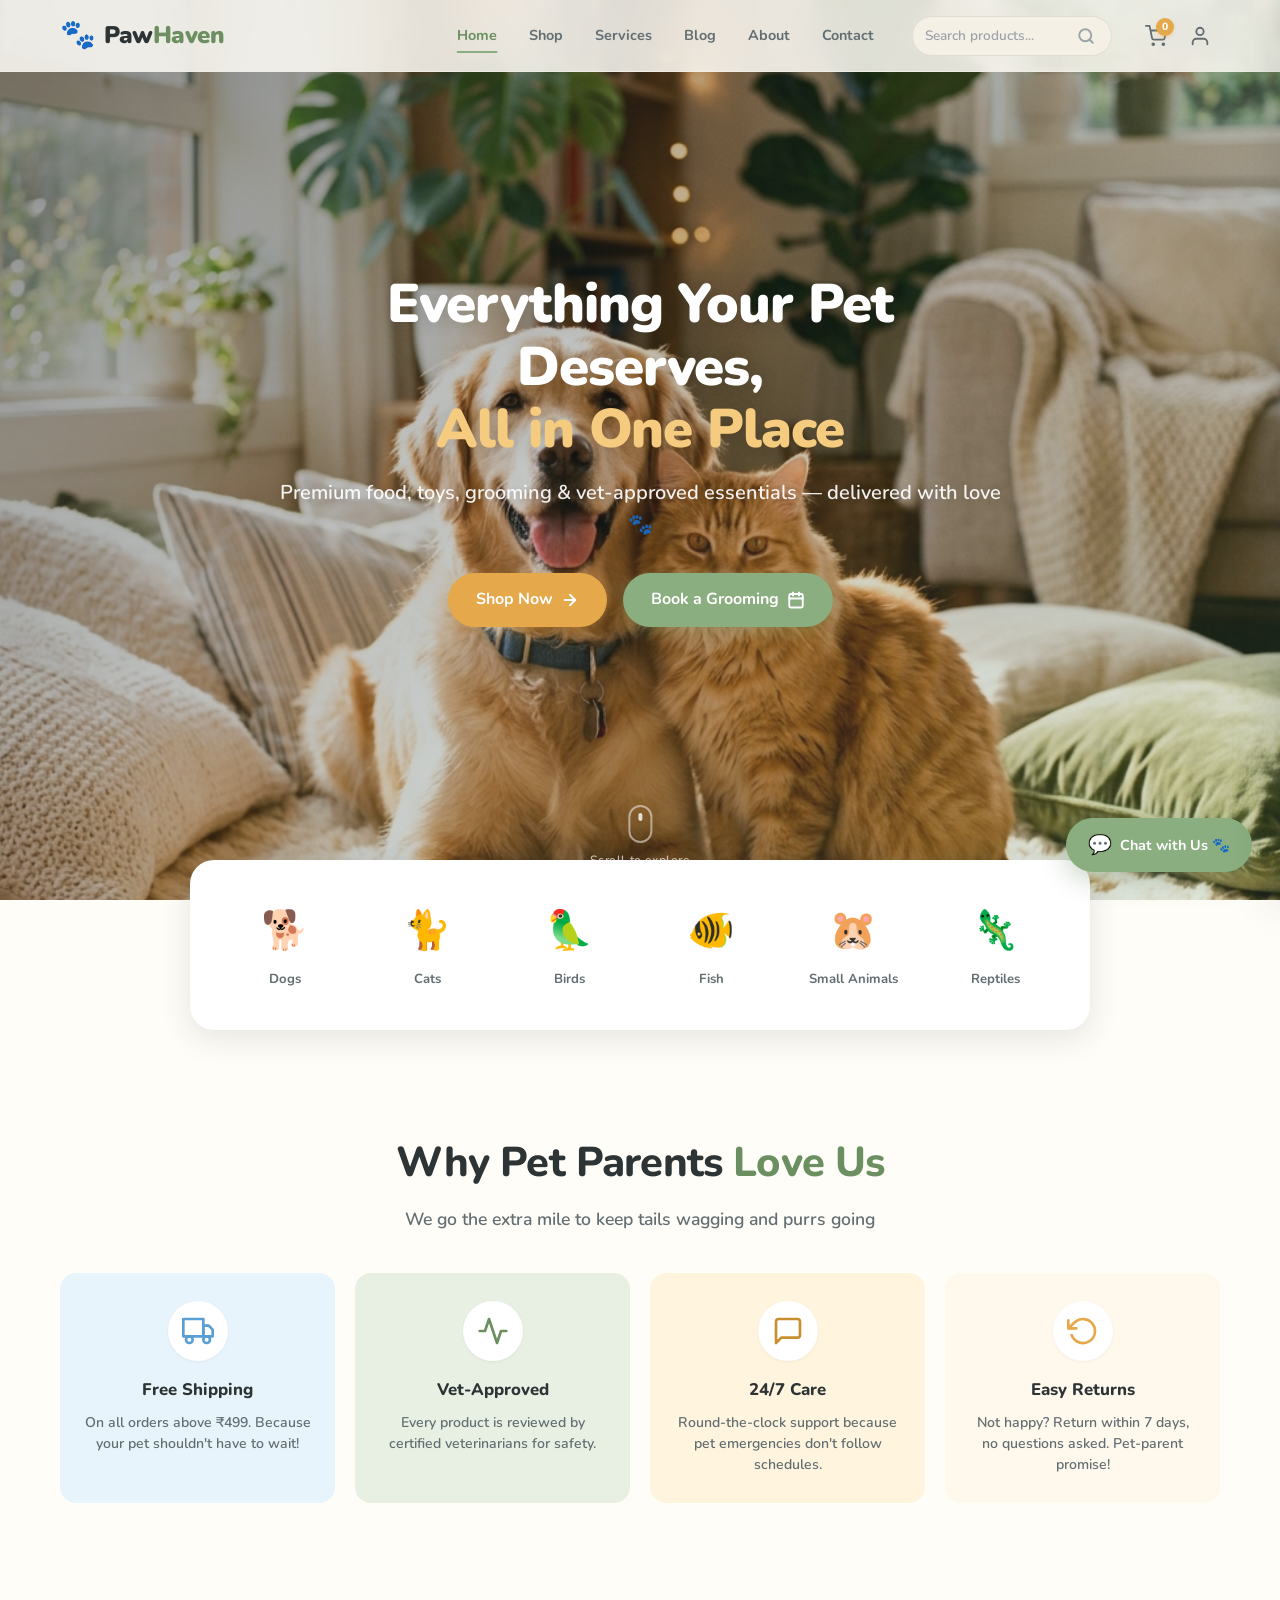
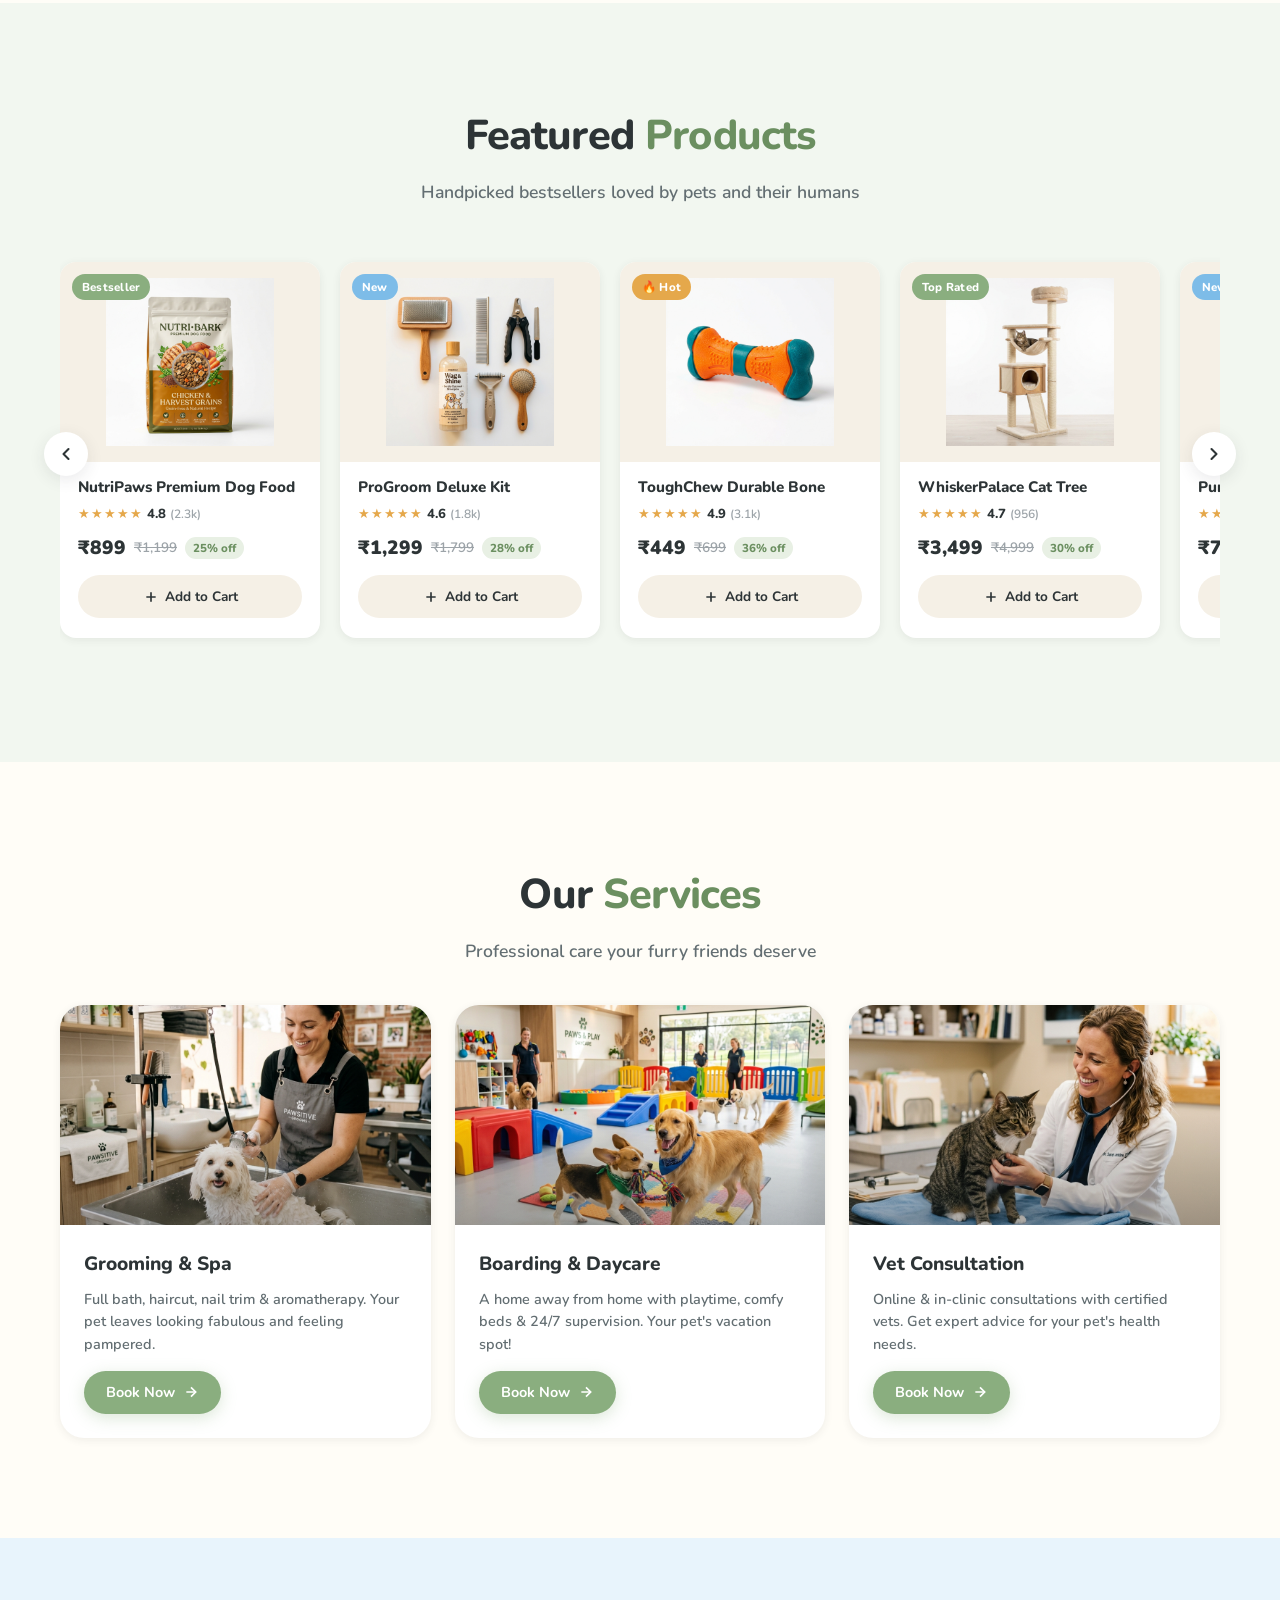
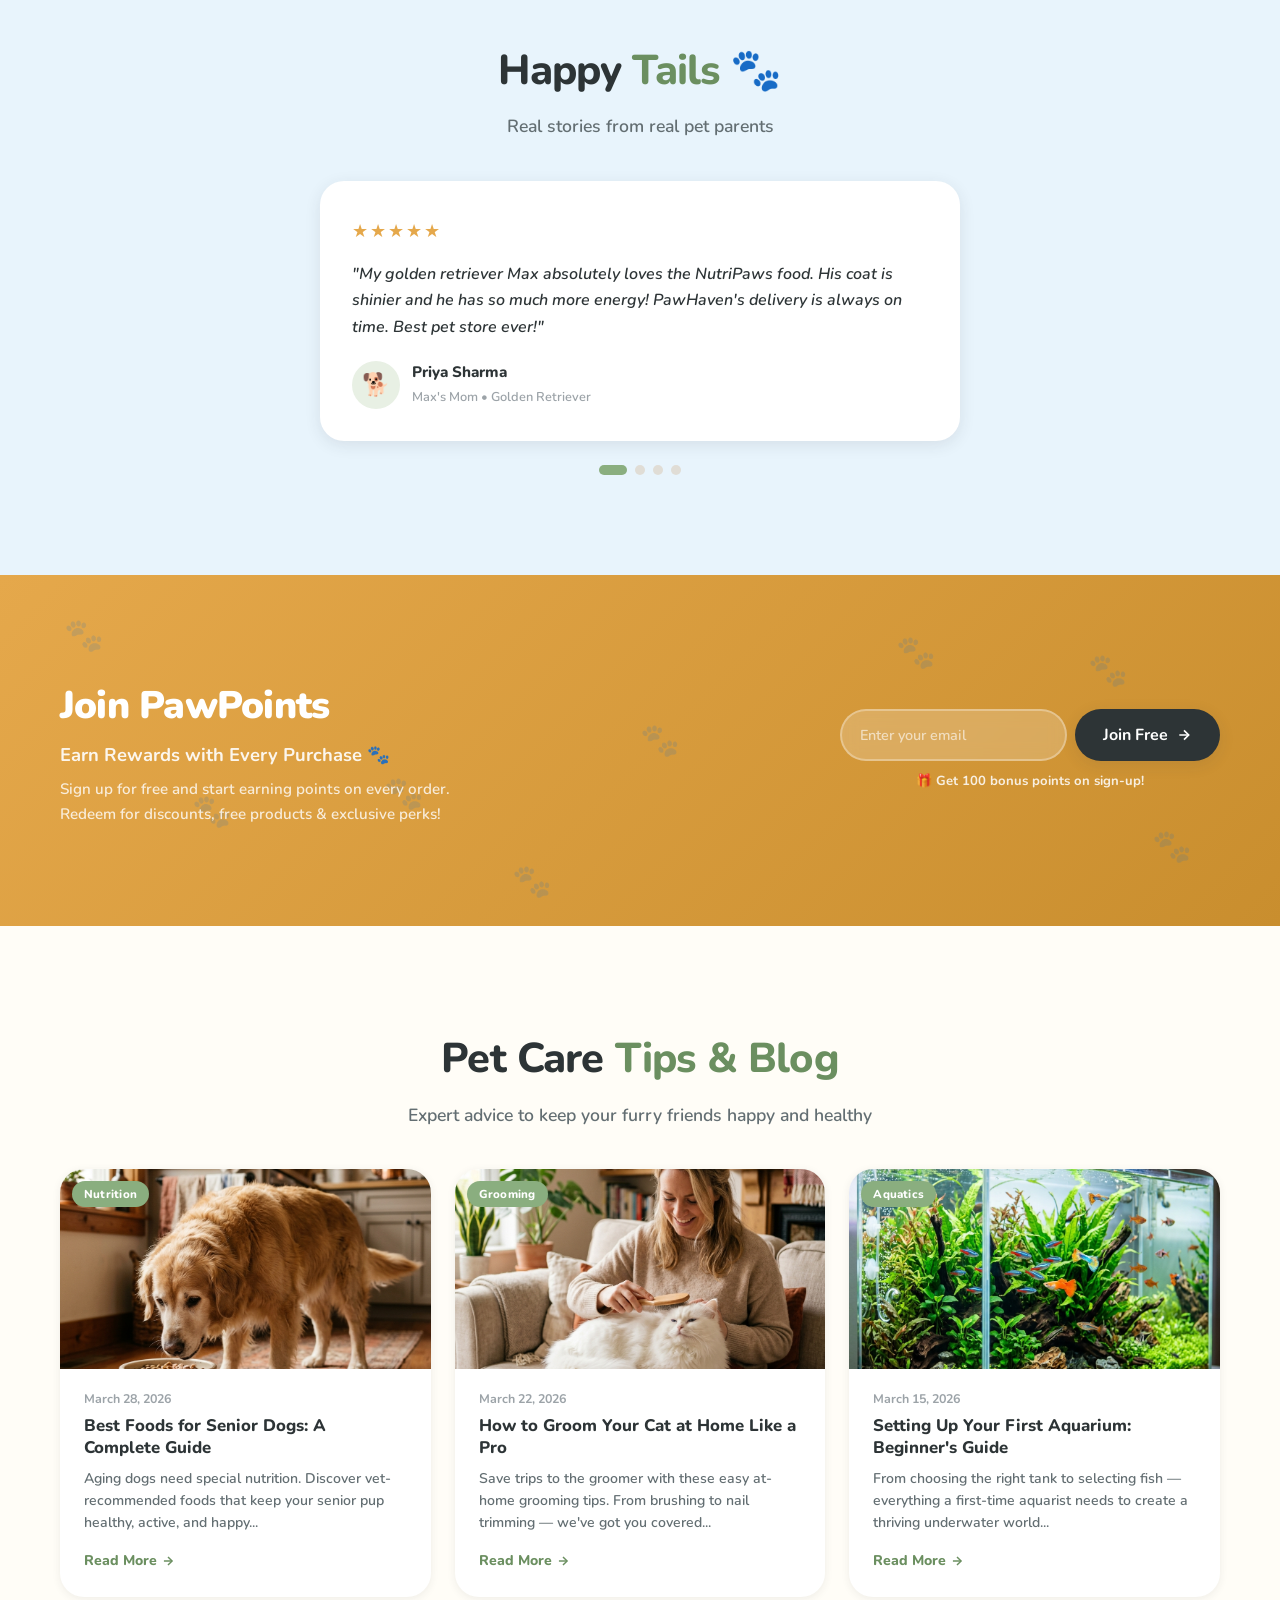
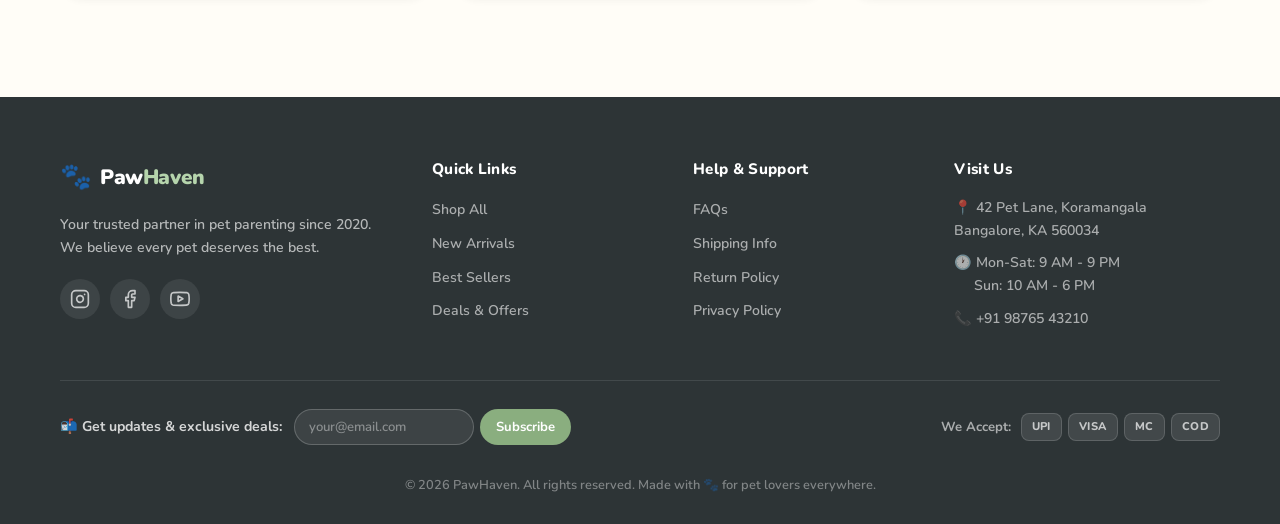
<file: index.html>
<!DOCTYPE html>
<html lang="en">
<head>
    <meta charset="UTF-8">
    <meta name="viewport" content="width=device-width, initial-scale=1.0">
    <meta name="description" content="PawHaven — Your one-stop pet shop for premium food, grooming supplies, toys, and expert vet-approved products. Free shipping on orders above ₹499. Shop now for dogs, cats, birds, fish & more!">
    <meta name="keywords" content="pet shop, dog food, cat supplies, pet grooming, pet toys, vet approved, pet care">
    <meta name="author" content="PawHaven">
    <title>PawHaven — Everything Your Pet Deserves</title>
    <link rel="preconnect" href="https://fonts.googleapis.com">
    <link rel="preconnect" href="https://fonts.gstatic.com" crossorigin>
    <link href="https://fonts.googleapis.com/css2?family=Nunito:wght@400;600;700;800;900&display=swap" rel="stylesheet">
    <link rel="stylesheet" href="style.css">
</head>
<body>
    <!-- Paw Print Loader -->
    <div id="page-loader" class="page-loader" aria-label="Loading page">
        <div class="paw-loader">
            <span class="paw-print">🐾</span>
            <span class="paw-print">🐾</span>
            <span class="paw-print">🐾</span>
        </div>
        <p class="loader-text">Fetching happiness...</p>
    </div>

    <!-- Sticky Navigation -->
    <header class="navbar" id="navbar" role="banner">
        <div class="nav-container">
            <a href="#" class="nav-logo" aria-label="PawHaven Home">
                <span class="logo-icon">🐾</span>
                <span class="logo-text">Paw<span class="logo-accent">Haven</span></span>
            </a>

            <nav class="nav-links" id="nav-links" role="navigation" aria-label="Main Navigation">
                <a href="#hero" class="nav-link active">Home</a>
                <a href="#products" class="nav-link">Shop</a>
                <a href="#services" class="nav-link">Services</a>
                <a href="#blog" class="nav-link">Blog</a>
                <a href="#footer" class="nav-link">About</a>
                <a href="#footer" class="nav-link">Contact</a>
            </nav>

            <div class="nav-search" role="search" aria-label="Search products">
                <input type="text" id="search-input" class="search-input" placeholder="Search products..." aria-label="Search products">
                <button class="search-btn" id="search-btn" aria-label="Submit search">
                    <svg width="18" height="18" viewBox="0 0 24 24" fill="none" stroke="currentColor" stroke-width="2.5" stroke-linecap="round" stroke-linejoin="round"><circle cx="11" cy="11" r="8"></circle><line x1="21" y1="21" x2="16.65" y2="16.65"></line></svg>
                </button>
            </div>

            <div class="nav-actions">
                <button class="nav-icon-btn" id="cart-btn" aria-label="Shopping cart, 0 items">
                    <svg width="22" height="22" viewBox="0 0 24 24" fill="none" stroke="currentColor" stroke-width="2" stroke-linecap="round" stroke-linejoin="round"><circle cx="9" cy="21" r="1"></circle><circle cx="20" cy="21" r="1"></circle><path d="M1 1h4l2.68 13.39a2 2 0 0 0 2 1.61h9.72a2 2 0 0 0 2-1.61L23 6H6"></path></svg>
                    <span class="cart-badge" id="cart-badge">0</span>
                </button>
                <button class="nav-icon-btn" id="account-btn" aria-label="My Account">
                    <svg width="22" height="22" viewBox="0 0 24 24" fill="none" stroke="currentColor" stroke-width="2" stroke-linecap="round" stroke-linejoin="round"><path d="M20 21v-2a4 4 0 0 0-4-4H8a4 4 0 0 0-4 4v2"></path><circle cx="12" cy="7" r="4"></circle></svg>
                </button>
                <button class="hamburger" id="hamburger" aria-label="Toggle menu" aria-expanded="false">
                    <span class="hamburger-line"></span>
                    <span class="hamburger-line"></span>
                    <span class="hamburger-line"></span>
                </button>
            </div>
        </div>
    </header>

    <!-- Mobile Nav Overlay -->
    <div class="mobile-nav-overlay" id="mobile-nav-overlay">
        <nav class="mobile-nav" role="navigation" aria-label="Mobile Navigation">
            <a href="#hero" class="mobile-nav-link">Home</a>
            <a href="#products" class="mobile-nav-link">Shop</a>
            <a href="#services" class="mobile-nav-link">Services</a>
            <a href="#blog" class="mobile-nav-link">Blog</a>
            <a href="#footer" class="mobile-nav-link">About</a>
            <a href="#footer" class="mobile-nav-link">Contact</a>
        </nav>
    </div>

    <main>
        <!-- Hero Section -->
        <section class="hero" id="hero" aria-label="Welcome banner">
            <div class="hero-image-wrapper">
                <img src="images/hero_pets.png" alt="A happy golden retriever and fluffy orange cat sitting together in a cozy, sunlit living room" class="hero-image" loading="eager">
                <div class="hero-overlay"></div>
            </div>
            <div class="hero-content">
                <h1 class="hero-title">Everything Your Pet Deserves,<br><span class="hero-title-accent">All in One Place</span></h1>
                <p class="hero-subtitle">Premium food, toys, grooming & vet-approved essentials — delivered with love 🐾</p>
                <div class="hero-ctas">
                    <a href="#products" class="btn btn-amber" id="cta-shop-now" aria-label="Shop Now">
                        <span>Shop Now</span>
                        <svg width="18" height="18" viewBox="0 0 24 24" fill="none" stroke="currentColor" stroke-width="2.5" stroke-linecap="round" stroke-linejoin="round"><line x1="5" y1="12" x2="19" y2="12"></line><polyline points="12 5 19 12 12 19"></polyline></svg>
                    </a>
                    <a href="#services" class="btn btn-sage" id="cta-book-grooming" aria-label="Book a Grooming appointment">
                        <span>Book a Grooming</span>
                        <svg width="18" height="18" viewBox="0 0 24 24" fill="none" stroke="currentColor" stroke-width="2.5" stroke-linecap="round" stroke-linejoin="round"><rect x="3" y="4" width="18" height="18" rx="2" ry="2"></rect><line x1="16" y1="2" x2="16" y2="6"></line><line x1="8" y1="2" x2="8" y2="6"></line><line x1="3" y1="10" x2="21" y2="10"></line></svg>
                    </a>
                </div>
            </div>
            <div class="hero-scroll-indicator" aria-hidden="true">
                <div class="scroll-mouse">
                    <div class="scroll-wheel"></div>
                </div>
                <span>Scroll to explore</span>
            </div>
        </section>

        <!-- Category Bar -->
        <section class="categories" id="categories" aria-label="Pet categories">
            <div class="container">
                <div class="categories-grid">
                    <a href="#" class="category-item" aria-label="Shop for Dogs">
                        <div class="category-icon">🐕</div>
                        <span class="category-label">Dogs</span>
                    </a>
                    <a href="#" class="category-item" aria-label="Shop for Cats">
                        <div class="category-icon">🐈</div>
                        <span class="category-label">Cats</span>
                    </a>
                    <a href="#" class="category-item" aria-label="Shop for Birds">
                        <div class="category-icon">🦜</div>
                        <span class="category-label">Birds</span>
                    </a>
                    <a href="#" class="category-item" aria-label="Shop for Fish">
                        <div class="category-icon">🐠</div>
                        <span class="category-label">Fish</span>
                    </a>
                    <a href="#" class="category-item" aria-label="Shop for Small Animals">
                        <div class="category-icon">🐹</div>
                        <span class="category-label">Small Animals</span>
                    </a>
                    <a href="#" class="category-item" aria-label="Shop for Reptiles">
                        <div class="category-icon">🦎</div>
                        <span class="category-label">Reptiles</span>
                    </a>
                </div>
            </div>
        </section>

        <!-- Trust Section -->
        <section class="trust" id="trust" aria-label="Why pet parents love us">
            <div class="container">
                <h2 class="section-title">Why Pet Parents <span class="title-accent">Love Us</span></h2>
                <p class="section-subtitle">We go the extra mile to keep tails wagging and purrs going</p>
                <div class="trust-grid">
                    <div class="trust-card trust-card--shipping">
                        <div class="trust-icon-wrap">
                            <svg width="32" height="32" viewBox="0 0 24 24" fill="none" stroke="currentColor" stroke-width="2" stroke-linecap="round" stroke-linejoin="round"><rect x="1" y="3" width="15" height="13"></rect><polygon points="16 8 20 8 23 11 23 16 16 16 16 8"></polygon><circle cx="5.5" cy="18.5" r="2.5"></circle><circle cx="18.5" cy="18.5" r="2.5"></circle></svg>
                        </div>
                        <h3 class="trust-title">Free Shipping</h3>
                        <p class="trust-desc">On all orders above ₹499. Because your pet shouldn't have to wait!</p>
                    </div>
                    <div class="trust-card trust-card--vet">
                        <div class="trust-icon-wrap">
                            <svg width="32" height="32" viewBox="0 0 24 24" fill="none" stroke="currentColor" stroke-width="2" stroke-linecap="round" stroke-linejoin="round"><path d="M22 12h-4l-3 9L9 3l-3 9H2"></path></svg>
                        </div>
                        <h3 class="trust-title">Vet-Approved</h3>
                        <p class="trust-desc">Every product is reviewed by certified veterinarians for safety.</p>
                    </div>
                    <div class="trust-card trust-card--support">
                        <div class="trust-icon-wrap">
                            <svg width="32" height="32" viewBox="0 0 24 24" fill="none" stroke="currentColor" stroke-width="2" stroke-linecap="round" stroke-linejoin="round"><path d="M21 15a2 2 0 0 1-2 2H7l-4 4V5a2 2 0 0 1 2-2h14a2 2 0 0 1 2 2z"></path></svg>
                        </div>
                        <h3 class="trust-title">24/7 Care</h3>
                        <p class="trust-desc">Round-the-clock support because pet emergencies don't follow schedules.</p>
                    </div>
                    <div class="trust-card trust-card--returns">
                        <div class="trust-icon-wrap">
                            <svg width="32" height="32" viewBox="0 0 24 24" fill="none" stroke="currentColor" stroke-width="2" stroke-linecap="round" stroke-linejoin="round"><polyline points="1 4 1 10 7 10"></polyline><path d="M3.51 15a9 9 0 1 0 2.13-9.36L1 10"></path></svg>
                        </div>
                        <h3 class="trust-title">Easy Returns</h3>
                        <p class="trust-desc">Not happy? Return within 7 days, no questions asked. Pet-parent promise!</p>
                    </div>
                </div>
            </div>
        </section>

        <!-- Featured Products -->
        <section class="products" id="products" aria-label="Featured products">
            <div class="container">
                <h2 class="section-title">Featured <span class="title-accent">Products</span></h2>
                <p class="section-subtitle">Handpicked bestsellers loved by pets and their humans</p>
                <div class="products-carousel-wrapper">
                    <button class="carousel-btn carousel-btn--prev" id="products-prev" aria-label="Previous products">
                        <svg width="20" height="20" viewBox="0 0 24 24" fill="none" stroke="currentColor" stroke-width="2.5" stroke-linecap="round" stroke-linejoin="round"><polyline points="15 18 9 12 15 6"></polyline></svg>
                    </button>
                    <div class="products-carousel" id="products-carousel" role="region" aria-label="Products carousel">
                        <div class="product-card" data-product="1">
                            <div class="product-badge">Bestseller</div>
                            <div class="product-img-wrap">
                                <img src="images/product_dogfood.png" alt="NutriPaws Premium Dog Food" class="product-img" loading="lazy">
                            </div>
                            <div class="product-info">
                                <h3 class="product-name">NutriPaws Premium Dog Food</h3>
                                <div class="product-rating" aria-label="4.8 out of 5 stars">
                                    <span class="stars">★★★★★</span>
                                    <span class="rating-num">4.8</span>
                                    <span class="rating-count">(2.3k)</span>
                                </div>
                                <div class="product-price-row">
                                    <span class="product-price">₹899</span>
                                    <span class="product-mrp">₹1,199</span>
                                    <span class="product-discount">25% off</span>
                                </div>
                                <button class="btn-add-cart" aria-label="Add NutriPaws Premium Dog Food to cart">
                                    <svg width="16" height="16" viewBox="0 0 24 24" fill="none" stroke="currentColor" stroke-width="2.5"><line x1="12" y1="5" x2="12" y2="19"></line><line x1="5" y1="12" x2="19" y2="12"></line></svg>
                                    Add to Cart
                                </button>
                            </div>
                        </div>
                        <div class="product-card" data-product="2">
                            <div class="product-badge product-badge--new">New</div>
                            <div class="product-img-wrap">
                                <img src="images/product_groomingkit.png" alt="ProGroom Deluxe Grooming Kit" class="product-img" loading="lazy">
                            </div>
                            <div class="product-info">
                                <h3 class="product-name">ProGroom Deluxe Kit</h3>
                                <div class="product-rating" aria-label="4.6 out of 5 stars">
                                    <span class="stars">★★★★★</span>
                                    <span class="rating-num">4.6</span>
                                    <span class="rating-count">(1.8k)</span>
                                </div>
                                <div class="product-price-row">
                                    <span class="product-price">₹1,299</span>
                                    <span class="product-mrp">₹1,799</span>
                                    <span class="product-discount">28% off</span>
                                </div>
                                <button class="btn-add-cart" aria-label="Add ProGroom Deluxe Kit to cart">
                                    <svg width="16" height="16" viewBox="0 0 24 24" fill="none" stroke="currentColor" stroke-width="2.5"><line x1="12" y1="5" x2="12" y2="19"></line><line x1="5" y1="12" x2="19" y2="12"></line></svg>
                                    Add to Cart
                                </button>
                            </div>
                        </div>
                        <div class="product-card" data-product="3">
                            <div class="product-badge product-badge--hot">🔥 Hot</div>
                            <div class="product-img-wrap">
                                <img src="images/product_chewtoy.png" alt="ToughChew Durable Bone Toy" class="product-img" loading="lazy">
                            </div>
                            <div class="product-info">
                                <h3 class="product-name">ToughChew Durable Bone</h3>
                                <div class="product-rating" aria-label="4.9 out of 5 stars">
                                    <span class="stars">★★★★★</span>
                                    <span class="rating-num">4.9</span>
                                    <span class="rating-count">(3.1k)</span>
                                </div>
                                <div class="product-price-row">
                                    <span class="product-price">₹449</span>
                                    <span class="product-mrp">₹699</span>
                                    <span class="product-discount">36% off</span>
                                </div>
                                <button class="btn-add-cart" aria-label="Add ToughChew Durable Bone to cart">
                                    <svg width="16" height="16" viewBox="0 0 24 24" fill="none" stroke="currentColor" stroke-width="2.5"><line x1="12" y1="5" x2="12" y2="19"></line><line x1="5" y1="12" x2="19" y2="12"></line></svg>
                                    Add to Cart
                                </button>
                            </div>
                        </div>
                        <div class="product-card" data-product="4">
                            <div class="product-badge">Top Rated</div>
                            <div class="product-img-wrap">
                                <img src="images/product_cattree.png" alt="WhiskerPalace Cat Tree Tower" class="product-img" loading="lazy">
                            </div>
                            <div class="product-info">
                                <h3 class="product-name">WhiskerPalace Cat Tree</h3>
                                <div class="product-rating" aria-label="4.7 out of 5 stars">
                                    <span class="stars">★★★★★</span>
                                    <span class="rating-num">4.7</span>
                                    <span class="rating-count">(956)</span>
                                </div>
                                <div class="product-price-row">
                                    <span class="product-price">₹3,499</span>
                                    <span class="product-mrp">₹4,999</span>
                                    <span class="product-discount">30% off</span>
                                </div>
                                <button class="btn-add-cart" aria-label="Add WhiskerPalace Cat Tree to cart">
                                    <svg width="16" height="16" viewBox="0 0 24 24" fill="none" stroke="currentColor" stroke-width="2.5"><line x1="12" y1="5" x2="12" y2="19"></line><line x1="5" y1="12" x2="19" y2="12"></line></svg>
                                    Add to Cart
                                </button>
                            </div>
                        </div>
                        <div class="product-card" data-product="5">
                            <div class="product-badge product-badge--new">New</div>
                            <div class="product-img-wrap">
                                <img src="images/product_dogfood.png" alt="PurrFect Organic Cat Food" class="product-img" loading="lazy">
                            </div>
                            <div class="product-info">
                                <h3 class="product-name">PurrFect Organic Cat Food</h3>
                                <div class="product-rating" aria-label="4.5 out of 5 stars">
                                    <span class="stars">★★★★★</span>
                                    <span class="rating-num">4.5</span>
                                    <span class="rating-count">(1.2k)</span>
                                </div>
                                <div class="product-price-row">
                                    <span class="product-price">₹749</span>
                                    <span class="product-mrp">₹999</span>
                                    <span class="product-discount">25% off</span>
                                </div>
                                <button class="btn-add-cart" aria-label="Add PurrFect Organic Cat Food to cart">
                                    <svg width="16" height="16" viewBox="0 0 24 24" fill="none" stroke="currentColor" stroke-width="2.5"><line x1="12" y1="5" x2="12" y2="19"></line><line x1="5" y1="12" x2="19" y2="12"></line></svg>
                                    Add to Cart
                                </button>
                            </div>
                        </div>
                        <div class="product-card" data-product="6">
                            <div class="product-badge product-badge--hot">🔥 Hot</div>
                            <div class="product-img-wrap">
                                <img src="images/product_groomingkit.png" alt="SilkyCoat Pet Shampoo Set" class="product-img" loading="lazy">
                            </div>
                            <div class="product-info">
                                <h3 class="product-name">SilkyCoat Shampoo Set</h3>
                                <div class="product-rating" aria-label="4.4 out of 5 stars">
                                    <span class="stars">★★★★☆</span>
                                    <span class="rating-num">4.4</span>
                                    <span class="rating-count">(876)</span>
                                </div>
                                <div class="product-price-row">
                                    <span class="product-price">₹599</span>
                                    <span class="product-mrp">₹899</span>
                                    <span class="product-discount">33% off</span>
                                </div>
                                <button class="btn-add-cart" aria-label="Add SilkyCoat Shampoo Set to cart">
                                    <svg width="16" height="16" viewBox="0 0 24 24" fill="none" stroke="currentColor" stroke-width="2.5"><line x1="12" y1="5" x2="12" y2="19"></line><line x1="5" y1="12" x2="19" y2="12"></line></svg>
                                    Add to Cart
                                </button>
                            </div>
                        </div>
                    </div>
                    <button class="carousel-btn carousel-btn--next" id="products-next" aria-label="Next products">
                        <svg width="20" height="20" viewBox="0 0 24 24" fill="none" stroke="currentColor" stroke-width="2.5" stroke-linecap="round" stroke-linejoin="round"><polyline points="9 18 15 12 9 6"></polyline></svg>
                    </button>
                </div>
            </div>
        </section>

        <!-- Services Section -->
        <section class="services" id="services" aria-label="Our services">
            <div class="container">
                <h2 class="section-title">Our <span class="title-accent">Services</span></h2>
                <p class="section-subtitle">Professional care your furry friends deserve</p>
                <div class="services-grid">
                    <article class="service-card">
                        <div class="service-img-wrap">
                            <img src="images/service_grooming.png" alt="Professional pet grooming service" class="service-img" loading="lazy">
                            <div class="service-img-overlay"></div>
                        </div>
                        <div class="service-content">
                            <h3 class="service-name">Grooming & Spa</h3>
                            <p class="service-desc">Full bath, haircut, nail trim & aromatherapy. Your pet leaves looking fabulous and feeling pampered.</p>
                            <a href="#" class="btn btn-sage btn-sm" aria-label="Book a grooming appointment">
                                <span>Book Now</span>
                                <svg width="16" height="16" viewBox="0 0 24 24" fill="none" stroke="currentColor" stroke-width="2.5"><line x1="5" y1="12" x2="19" y2="12"></line><polyline points="12 5 19 12 12 19"></polyline></svg>
                            </a>
                        </div>
                    </article>
                    <article class="service-card">
                        <div class="service-img-wrap">
                            <img src="images/service_boarding.png" alt="Pet boarding and daycare facility" class="service-img" loading="lazy">
                            <div class="service-img-overlay"></div>
                        </div>
                        <div class="service-content">
                            <h3 class="service-name">Boarding & Daycare</h3>
                            <p class="service-desc">A home away from home with playtime, comfy beds & 24/7 supervision. Your pet's vacation spot!</p>
                            <a href="#" class="btn btn-sage btn-sm" aria-label="Book boarding and daycare">
                                <span>Book Now</span>
                                <svg width="16" height="16" viewBox="0 0 24 24" fill="none" stroke="currentColor" stroke-width="2.5"><line x1="5" y1="12" x2="19" y2="12"></line><polyline points="12 5 19 12 12 19"></polyline></svg>
                            </a>
                        </div>
                    </article>
                    <article class="service-card">
                        <div class="service-img-wrap">
                            <img src="images/service_vet.png" alt="Veterinarian consultation service" class="service-img" loading="lazy">
                            <div class="service-img-overlay"></div>
                        </div>
                        <div class="service-content">
                            <h3 class="service-name">Vet Consultation</h3>
                            <p class="service-desc">Online & in-clinic consultations with certified vets. Get expert advice for your pet's health needs.</p>
                            <a href="#" class="btn btn-sage btn-sm" aria-label="Book a vet consultation">
                                <span>Book Now</span>
                                <svg width="16" height="16" viewBox="0 0 24 24" fill="none" stroke="currentColor" stroke-width="2.5"><line x1="5" y1="12" x2="19" y2="12"></line><polyline points="12 5 19 12 12 19"></polyline></svg>
                            </a>
                        </div>
                    </article>
                </div>
            </div>
        </section>

        <!-- Testimonials -->
        <section class="testimonials" id="testimonials" aria-label="Customer testimonials">
            <div class="container">
                <h2 class="section-title">Happy <span class="title-accent">Tails</span> 🐾</h2>
                <p class="section-subtitle">Real stories from real pet parents</p>
                <div class="testimonials-carousel">
                    <div class="testimonial-card active" data-testimonial="0">
                        <div class="testimonial-stars" aria-label="5 out of 5 stars">★★★★★</div>
                        <blockquote class="testimonial-quote">"My golden retriever Max absolutely loves the NutriPaws food. His coat is shinier and he has so much more energy! PawHaven's delivery is always on time. Best pet store ever!"</blockquote>
                        <div class="testimonial-author">
                            <div class="testimonial-avatar">🐕</div>
                            <div class="testimonial-info">
                                <span class="testimonial-name">Priya Sharma</span>
                                <span class="testimonial-pet">Max's Mom • Golden Retriever</span>
                            </div>
                        </div>
                    </div>
                    <div class="testimonial-card" data-testimonial="1">
                        <div class="testimonial-stars" aria-label="5 out of 5 stars">★★★★★</div>
                        <blockquote class="testimonial-quote">"The grooming service is incredible! My Persian cat Luna came home looking like a queen. The staff is so gentle and caring. Highly recommend the spa package!"</blockquote>
                        <div class="testimonial-author">
                            <div class="testimonial-avatar">🐈</div>
                            <div class="testimonial-info">
                                <span class="testimonial-name">Arjun Patel</span>
                                <span class="testimonial-pet">Luna's Dad • Persian Cat</span>
                            </div>
                        </div>
                    </div>
                    <div class="testimonial-card" data-testimonial="2">
                        <div class="testimonial-stars" aria-label="5 out of 5 stars">★★★★★</div>
                        <blockquote class="testimonial-quote">"Found everything I needed for my new aquarium — filters, food, decorations. The blog tips were super helpful too! PawHaven truly cares about all kinds of pets."</blockquote>
                        <div class="testimonial-author">
                            <div class="testimonial-avatar">🐠</div>
                            <div class="testimonial-info">
                                <span class="testimonial-name">Meera Iyer</span>
                                <span class="testimonial-pet">Fish Enthusiast • Aquarist</span>
                            </div>
                        </div>
                    </div>
                    <div class="testimonial-card" data-testimonial="3">
                        <div class="testimonial-stars" aria-label="4 out of 5 stars">★★★★★</div>
                        <blockquote class="testimonial-quote">"The vet consultation saved us a midnight ER visit! Dr. Kapoor was so patient and diagnosed our Beagle's tummy trouble perfectly. Life-saving service, truly grateful."</blockquote>
                        <div class="testimonial-author">
                            <div class="testimonial-avatar">🐶</div>
                            <div class="testimonial-info">
                                <span class="testimonial-name">Rahul Deshmukh</span>
                                <span class="testimonial-pet">Buddy's Dad • Beagle</span>
                            </div>
                        </div>
                    </div>
                </div>
                <div class="testimonial-dots" role="tablist" aria-label="Testimonial navigation">
                    <button class="testimonial-dot active" data-dot="0" role="tab" aria-selected="true" aria-label="Testimonial 1"></button>
                    <button class="testimonial-dot" data-dot="1" role="tab" aria-selected="false" aria-label="Testimonial 2"></button>
                    <button class="testimonial-dot" data-dot="2" role="tab" aria-selected="false" aria-label="Testimonial 3"></button>
                    <button class="testimonial-dot" data-dot="3" role="tab" aria-selected="false" aria-label="Testimonial 4"></button>
                </div>
            </div>
        </section>

        <!-- Loyalty Banner -->
        <section class="loyalty" id="loyalty" aria-label="Loyalty rewards program">
            <div class="loyalty-bg-paws" aria-hidden="true">
                <span class="floating-paw" style="top:10%;left:5%">🐾</span>
                <span class="floating-paw" style="top:60%;left:15%">🐾</span>
                <span class="floating-paw" style="top:20%;left:85%">🐾</span>
                <span class="floating-paw" style="top:70%;left:90%">🐾</span>
                <span class="floating-paw" style="top:40%;left:50%">🐾</span>
                <span class="floating-paw" style="top:80%;left:40%">🐾</span>
                <span class="floating-paw" style="top:15%;left:70%">🐾</span>
                <span class="floating-paw" style="top:55%;left:30%">🐾</span>
            </div>
            <div class="container loyalty-content">
                <div class="loyalty-text">
                    <h2 class="loyalty-title">Join PawPoints</h2>
                    <p class="loyalty-subtitle">Earn Rewards with Every Purchase 🐾</p>
                    <p class="loyalty-desc">Sign up for free and start earning points on every order. Redeem for discounts, free products & exclusive perks!</p>
                </div>
                <form class="loyalty-form" id="loyalty-form" aria-label="Sign up for PawPoints rewards">
                    <div class="loyalty-input-group">
                        <input type="email" id="loyalty-email" class="loyalty-input" placeholder="Enter your email" aria-label="Email address for PawPoints signup" required>
                        <button type="submit" class="btn btn-dark loyalty-btn" id="loyalty-submit" aria-label="Join PawPoints">
                            Join Free
                            <svg width="16" height="16" viewBox="0 0 24 24" fill="none" stroke="currentColor" stroke-width="2.5"><line x1="5" y1="12" x2="19" y2="12"></line><polyline points="12 5 19 12 12 19"></polyline></svg>
                        </button>
                    </div>
                    <p class="loyalty-note">🎁 Get 100 bonus points on sign-up!</p>
                </form>
            </div>
        </section>

        <!-- Blog Preview -->
        <section class="blog" id="blog" aria-label="Pet care blog">
            <div class="container">
                <h2 class="section-title">Pet Care <span class="title-accent">Tips & Blog</span></h2>
                <p class="section-subtitle">Expert advice to keep your furry friends happy and healthy</p>
                <div class="blog-grid">
                    <article class="blog-card">
                        <div class="blog-img-wrap">
                            <img src="images/blog_seniordog.png" alt="Senior golden retriever eating healthy food" class="blog-img" loading="lazy">
                            <span class="blog-tag">Nutrition</span>
                        </div>
                        <div class="blog-content">
                            <span class="blog-date">March 28, 2026</span>
                            <h3 class="blog-title">Best Foods for Senior Dogs: A Complete Guide</h3>
                            <p class="blog-excerpt">Aging dogs need special nutrition. Discover vet-recommended foods that keep your senior pup healthy, active, and happy...</p>
                            <a href="#" class="blog-link" aria-label="Read article: Best Foods for Senior Dogs">
                                Read More
                                <svg width="14" height="14" viewBox="0 0 24 24" fill="none" stroke="currentColor" stroke-width="2.5"><line x1="5" y1="12" x2="19" y2="12"></line><polyline points="12 5 19 12 12 19"></polyline></svg>
                            </a>
                        </div>
                    </article>
                    <article class="blog-card">
                        <div class="blog-img-wrap">
                            <img src="images/blog_catgroom.png" alt="Person grooming a fluffy Persian cat at home" class="blog-img" loading="lazy">
                            <span class="blog-tag">Grooming</span>
                        </div>
                        <div class="blog-content">
                            <span class="blog-date">March 22, 2026</span>
                            <h3 class="blog-title">How to Groom Your Cat at Home Like a Pro</h3>
                            <p class="blog-excerpt">Save trips to the groomer with these easy at-home grooming tips. From brushing to nail trimming — we've got you covered...</p>
                            <a href="#" class="blog-link" aria-label="Read article: How to Groom Your Cat at Home">
                                Read More
                                <svg width="14" height="14" viewBox="0 0 24 24" fill="none" stroke="currentColor" stroke-width="2.5"><line x1="5" y1="12" x2="19" y2="12"></line><polyline points="12 5 19 12 12 19"></polyline></svg>
                            </a>
                        </div>
                    </article>
                    <article class="blog-card">
                        <div class="blog-img-wrap">
                            <img src="images/blog_aquarium.png" alt="Beautiful freshwater aquarium with tropical fish" class="blog-img" loading="lazy">
                            <span class="blog-tag">Aquatics</span>
                        </div>
                        <div class="blog-content">
                            <span class="blog-date">March 15, 2026</span>
                            <h3 class="blog-title">Setting Up Your First Aquarium: Beginner's Guide</h3>
                            <p class="blog-excerpt">From choosing the right tank to selecting fish — everything a first-time aquarist needs to create a thriving underwater world...</p>
                            <a href="#" class="blog-link" aria-label="Read article: Setting Up Your First Aquarium">
                                Read More
                                <svg width="14" height="14" viewBox="0 0 24 24" fill="none" stroke="currentColor" stroke-width="2.5"><line x1="5" y1="12" x2="19" y2="12"></line><polyline points="12 5 19 12 12 19"></polyline></svg>
                            </a>
                        </div>
                    </article>
                </div>
            </div>
        </section>
    </main>

    <!-- Footer -->
    <footer class="footer" id="footer" role="contentinfo">
        <div class="container">
            <div class="footer-grid">
                <div class="footer-brand">
                    <a href="#" class="footer-logo" aria-label="PawHaven Home">
                        <span class="logo-icon">🐾</span>
                        <span class="logo-text">Paw<span class="logo-accent">Haven</span></span>
                    </a>
                    <p class="footer-tagline">Your trusted partner in pet parenting since 2020. We believe every pet deserves the best.</p>
                    <div class="footer-socials">
                        <a href="#" class="social-link" aria-label="Follow us on Instagram">
                            <svg width="20" height="20" viewBox="0 0 24 24" fill="none" stroke="currentColor" stroke-width="2" stroke-linecap="round" stroke-linejoin="round"><rect x="2" y="2" width="20" height="20" rx="5" ry="5"></rect><path d="M16 11.37A4 4 0 1 1 12.63 8 4 4 0 0 1 16 11.37z"></path><line x1="17.5" y1="6.5" x2="17.51" y2="6.5"></line></svg>
                        </a>
                        <a href="#" class="social-link" aria-label="Follow us on Facebook">
                            <svg width="20" height="20" viewBox="0 0 24 24" fill="none" stroke="currentColor" stroke-width="2" stroke-linecap="round" stroke-linejoin="round"><path d="M18 2h-3a5 5 0 0 0-5 5v3H7v4h3v8h4v-8h3l1-4h-4V7a1 1 0 0 1 1-1h3z"></path></svg>
                        </a>
                        <a href="#" class="social-link" aria-label="Subscribe on YouTube">
                            <svg width="20" height="20" viewBox="0 0 24 24" fill="none" stroke="currentColor" stroke-width="2" stroke-linecap="round" stroke-linejoin="round"><path d="M22.54 6.42a2.78 2.78 0 0 0-1.94-2C18.88 4 12 4 12 4s-6.88 0-8.6.46a2.78 2.78 0 0 0-1.94 2A29 29 0 0 0 1 11.75a29 29 0 0 0 .46 5.33A2.78 2.78 0 0 0 3.4 19.13C5.12 19.56 12 19.56 12 19.56s6.88 0 8.6-.46a2.78 2.78 0 0 0 1.94-2 29 29 0 0 0 .46-5.25 29 29 0 0 0-.46-5.43z"></path><polygon points="9.75 15.02 15.5 11.75 9.75 8.48 9.75 15.02"></polygon></svg>
                        </a>
                    </div>
                </div>
                <div class="footer-links-group">
                    <h4 class="footer-heading">Quick Links</h4>
                    <ul class="footer-links">
                        <li><a href="#">Shop All</a></li>
                        <li><a href="#">New Arrivals</a></li>
                        <li><a href="#">Best Sellers</a></li>
                        <li><a href="#">Deals & Offers</a></li>
                    </ul>
                </div>
                <div class="footer-links-group">
                    <h4 class="footer-heading">Help & Support</h4>
                    <ul class="footer-links">
                        <li><a href="#">FAQs</a></li>
                        <li><a href="#">Shipping Info</a></li>
                        <li><a href="#">Return Policy</a></li>
                        <li><a href="#">Privacy Policy</a></li>
                    </ul>
                </div>
                <div class="footer-contact">
                    <h4 class="footer-heading">Visit Us</h4>
                    <p class="footer-address">📍 42 Pet Lane, Koramangala<br>Bangalore, KA 560034</p>
                    <p class="footer-hours">🕐 Mon-Sat: 9 AM - 9 PM<br>&nbsp;&nbsp;&nbsp;&nbsp;&nbsp;Sun: 10 AM - 6 PM</p>
                    <p class="footer-phone">📞 +91 98765 43210</p>
                </div>
            </div>
            <div class="footer-bottom">
                <div class="footer-newsletter">
                    <span>📬 Get updates & exclusive deals:</span>
                    <form class="newsletter-form" id="newsletter-form" aria-label="Newsletter signup">
                        <input type="email" id="newsletter-email" class="newsletter-input" placeholder="your@email.com" aria-label="Email for newsletter">
                        <button type="submit" class="newsletter-btn" id="newsletter-submit" aria-label="Subscribe to newsletter">Subscribe</button>
                    </form>
                </div>
                <div class="footer-payments">
                    <span class="payment-label">We Accept:</span>
                    <div class="payment-badges">
                        <span class="payment-badge" aria-label="UPI payments accepted">UPI</span>
                        <span class="payment-badge" aria-label="Visa accepted">VISA</span>
                        <span class="payment-badge" aria-label="Mastercard accepted">MC</span>
                        <span class="payment-badge" aria-label="Cash on delivery available">COD</span>
                    </div>
                </div>
                <p class="footer-copy">&copy; 2026 PawHaven. All rights reserved. Made with 🐾 for pet lovers everywhere.</p>
            </div>
        </div>
    </footer>

    <!-- Cart Sidebar Drawer -->
    <div class="cart-overlay" id="cart-overlay" aria-hidden="true"></div>
    <aside class="cart-drawer" id="cart-drawer" role="dialog" aria-label="Shopping Cart" aria-hidden="true">
        <div class="cart-drawer-header">
            <h2 class="cart-drawer-title">
                <svg width="22" height="22" viewBox="0 0 24 24" fill="none" stroke="currentColor" stroke-width="2"><circle cx="9" cy="21" r="1"></circle><circle cx="20" cy="21" r="1"></circle><path d="M1 1h4l2.68 13.39a2 2 0 0 0 2 1.61h9.72a2 2 0 0 0 2-1.61L23 6H6"></path></svg>
                Your Cart
                <span class="cart-drawer-count" id="cart-drawer-count">(0 items)</span>
            </h2>
            <button class="cart-drawer-close" id="cart-drawer-close" aria-label="Close cart">
                <svg width="22" height="22" viewBox="0 0 24 24" fill="none" stroke="currentColor" stroke-width="2.5" stroke-linecap="round"><line x1="18" y1="6" x2="6" y2="18"></line><line x1="6" y1="6" x2="18" y2="18"></line></svg>
            </button>
        </div>
        <div class="cart-drawer-body" id="cart-drawer-body">
            <div class="cart-empty" id="cart-empty">
                <span class="cart-empty-icon">🛒</span>
                <p class="cart-empty-text">Your cart is empty</p>
                <p class="cart-empty-sub">Add some goodies for your furry friend!</p>
                <a href="#products" class="btn btn-sage btn-sm" id="cart-shop-link">Browse Products</a>
            </div>
            <div class="cart-items" id="cart-items"></div>
        </div>
        <div class="cart-drawer-footer" id="cart-drawer-footer" style="display:none;">
            <div class="cart-summary">
                <div class="cart-summary-row">
                    <span>Subtotal</span>
                    <span class="cart-subtotal" id="cart-subtotal">₹0</span>
                </div>
                <div class="cart-summary-row">
                    <span>Shipping</span>
                    <span class="cart-shipping" id="cart-shipping">₹49</span>
                </div>
                <div class="cart-summary-row cart-summary-free" id="cart-free-shipping-msg" style="display:none;">
                    <span>🎉 Free shipping unlocked!</span>
                </div>
                <div class="cart-summary-row cart-summary-total">
                    <span>Total</span>
                    <span class="cart-total" id="cart-total">₹0</span>
                </div>
            </div>
            <button class="btn btn-amber cart-checkout-btn" id="cart-checkout-btn" aria-label="Proceed to checkout">
                Proceed to Checkout
                <svg width="16" height="16" viewBox="0 0 24 24" fill="none" stroke="currentColor" stroke-width="2.5"><line x1="5" y1="12" x2="19" y2="12"></line><polyline points="12 5 19 12 12 19"></polyline></svg>
            </button>
            <p class="cart-secure">🔒 Secure checkout • 100% safe payment</p>
        </div>
    </aside>

    <!-- Account / Login Modal -->
    <div class="modal-overlay" id="account-overlay" aria-hidden="true"></div>
    <div class="account-modal" id="account-modal" role="dialog" aria-label="Account Login" aria-hidden="true">
        <button class="modal-close" id="account-modal-close" aria-label="Close account modal">
            <svg width="22" height="22" viewBox="0 0 24 24" fill="none" stroke="currentColor" stroke-width="2.5" stroke-linecap="round"><line x1="18" y1="6" x2="6" y2="18"></line><line x1="6" y1="6" x2="18" y2="18"></line></svg>
        </button>

        <!-- Login View -->
        <div class="account-view" id="account-login-view">
            <div class="account-header">
                <span class="account-logo">🐾</span>
                <h2 class="account-title">Welcome to PawHaven</h2>
                <p class="account-subtitle">Sign in to track orders, earn PawPoints & more</p>
            </div>

            <button class="google-signin-btn" id="google-signin-btn" aria-label="Sign in with Google">
                <svg width="20" height="20" viewBox="0 0 48 48">
                    <path fill="#EA4335" d="M24 9.5c3.54 0 6.71 1.22 9.21 3.6l6.85-6.85C35.9 2.38 30.47 0 24 0 14.62 0 6.51 5.38 2.56 13.22l7.98 6.19C12.43 13.72 17.74 9.5 24 9.5z"/>
                    <path fill="#4285F4" d="M46.98 24.55c0-1.57-.15-3.09-.38-4.55H24v9.02h12.94c-.58 2.96-2.26 5.48-4.78 7.18l7.73 6c4.51-4.18 7.09-10.36 7.09-17.65z"/>
                    <path fill="#FBBC05" d="M10.53 28.59c-.48-1.45-.76-2.99-.76-4.59s.27-3.14.76-4.59l-7.98-6.19C.92 16.46 0 20.12 0 24c0 3.88.92 7.54 2.56 10.78l7.97-6.19z"/>
                    <path fill="#34A853" d="M24 48c6.48 0 11.93-2.13 15.89-5.81l-7.73-6c-2.15 1.45-4.92 2.3-8.16 2.3-6.26 0-11.57-4.22-13.47-9.91l-7.98 6.19C6.51 42.62 14.62 48 24 48z"/>
                </svg>
                Sign in with Google
            </button>

            <div class="account-divider">
                <span>or sign in with email</span>
            </div>

            <form class="account-form" id="login-form">
                <div class="form-group">
                    <label for="login-email" class="form-label">Email Address</label>
                    <input type="email" id="login-email" class="form-input" placeholder="you@example.com" required aria-label="Email address">
                </div>
                <div class="form-group">
                    <label for="login-password" class="form-label">Password</label>
                    <input type="password" id="login-password" class="form-input" placeholder="••••••••" required aria-label="Password">
                </div>
                <button type="submit" class="btn btn-sage account-submit-btn" id="login-submit">
                    Sign In
                    <svg width="16" height="16" viewBox="0 0 24 24" fill="none" stroke="currentColor" stroke-width="2.5"><line x1="5" y1="12" x2="19" y2="12"></line><polyline points="12 5 19 12 12 19"></polyline></svg>
                </button>
            </form>

            <p class="account-switch">
                Don't have an account? <button class="account-switch-btn" id="show-register-btn">Create Account</button>
            </p>
        </div>

        <!-- Register View -->
        <div class="account-view" id="account-register-view" style="display:none;">
            <div class="account-header">
                <span class="account-logo">🐾</span>
                <h2 class="account-title">Create Your Account</h2>
                <p class="account-subtitle">Join PawHaven for a seamless shopping experience</p>
            </div>

            <button class="google-signin-btn" id="google-signup-btn" aria-label="Sign up with Google">
                <svg width="20" height="20" viewBox="0 0 48 48">
                    <path fill="#EA4335" d="M24 9.5c3.54 0 6.71 1.22 9.21 3.6l6.85-6.85C35.9 2.38 30.47 0 24 0 14.62 0 6.51 5.38 2.56 13.22l7.98 6.19C12.43 13.72 17.74 9.5 24 9.5z"/>
                    <path fill="#4285F4" d="M46.98 24.55c0-1.57-.15-3.09-.38-4.55H24v9.02h12.94c-.58 2.96-2.26 5.48-4.78 7.18l7.73 6c4.51-4.18 7.09-10.36 7.09-17.65z"/>
                    <path fill="#FBBC05" d="M10.53 28.59c-.48-1.45-.76-2.99-.76-4.59s.27-3.14.76-4.59l-7.98-6.19C.92 16.46 0 20.12 0 24c0 3.88.92 7.54 2.56 10.78l7.97-6.19z"/>
                    <path fill="#34A853" d="M24 48c6.48 0 11.93-2.13 15.89-5.81l-7.73-6c-2.15 1.45-4.92 2.3-8.16 2.3-6.26 0-11.57-4.22-13.47-9.91l-7.98 6.19C6.51 42.62 14.62 48 24 48z"/>
                </svg>
                Sign up with Google
            </button>

            <div class="account-divider">
                <span>or create account with email</span>
            </div>

            <form class="account-form" id="register-form">
                <div class="form-group">
                    <label for="register-name" class="form-label">Full Name</label>
                    <input type="text" id="register-name" class="form-input" placeholder="Your full name" required aria-label="Full name">
                </div>
                <div class="form-group">
                    <label for="register-email" class="form-label">Email Address</label>
                    <input type="email" id="register-email" class="form-input" placeholder="you@example.com" required aria-label="Email address">
                </div>
                <div class="form-group">
                    <label for="register-phone" class="form-label">Phone Number</label>
                    <input type="tel" id="register-phone" class="form-input" placeholder="+91 98765 43210" aria-label="Phone number">
                </div>
                <div class="form-group">
                    <label for="register-password" class="form-label">Create Password</label>
                    <input type="password" id="register-password" class="form-input" placeholder="Min 8 characters" required minlength="8" aria-label="Create password">
                </div>
                <button type="submit" class="btn btn-sage account-submit-btn" id="register-submit">
                    Create Account
                    <svg width="16" height="16" viewBox="0 0 24 24" fill="none" stroke="currentColor" stroke-width="2.5"><line x1="5" y1="12" x2="19" y2="12"></line><polyline points="12 5 19 12 12 19"></polyline></svg>
                </button>
            </form>

            <p class="account-switch">
                Already have an account? <button class="account-switch-btn" id="show-login-btn">Sign In</button>
            </p>
        </div>

        <!-- Logged-In View -->
        <div class="account-view" id="account-loggedin-view" style="display:none;">
            <div class="account-header">
                <div class="account-avatar" id="account-avatar">🐾</div>
                <h2 class="account-title" id="loggedin-name">Welcome back!</h2>
                <p class="account-subtitle" id="loggedin-email">user@example.com</p>
            </div>
            <div class="account-id-card">
                <div class="id-card-label">Your PawHaven ID</div>
                <div class="id-card-value" id="user-pawhaven-id">PH-000000</div>
                <p class="id-card-note">Use this ID for all purchases & PawPoints tracking</p>
            </div>
            <div class="account-stats">
                <div class="account-stat">
                    <span class="stat-value" id="stat-orders">0</span>
                    <span class="stat-label">Orders</span>
                </div>
                <div class="account-stat">
                    <span class="stat-value" id="stat-pawpoints">100</span>
                    <span class="stat-label">PawPoints</span>
                </div>
                <div class="account-stat">
                    <span class="stat-value" id="stat-wishlist">0</span>
                    <span class="stat-label">Wishlist</span>
                </div>
            </div>
            <div class="account-actions">
                <a href="#" class="account-action-link">📦 My Orders</a>
                <a href="#" class="account-action-link">📍 Saved Addresses</a>
                <a href="#" class="account-action-link">🎁 PawPoints Rewards</a>
                <a href="#" class="account-action-link">⚙️ Account Settings</a>
            </div>
            <button class="btn btn-dark account-submit-btn" id="logout-btn" style="margin-top:16px;">
                Sign Out
            </button>
        </div>
    </div>

    <!-- Floating Chat Bubble -->
    <button class="chat-bubble" id="chat-bubble" aria-label="Chat with us">
        <span class="chat-icon">💬</span>
        <span class="chat-text">Chat with Us 🐾</span>
    </button>

    <script src="script.js"></script>
</body>
</html>
</file>
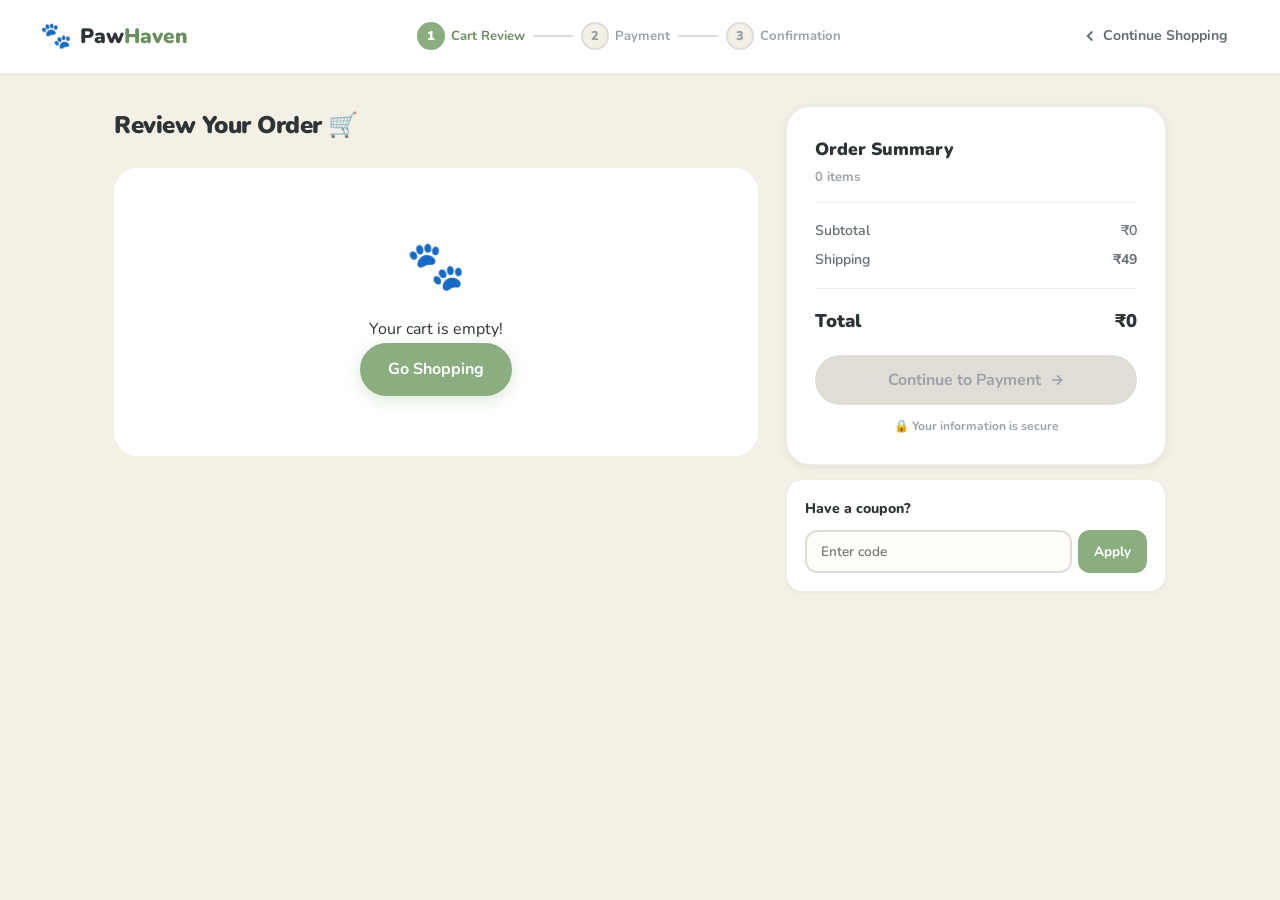
<file: checkout.html>
<!DOCTYPE html>
<html lang="en">

<head>
    <meta charset="UTF-8">
    <meta name="viewport" content="width=device-width, initial-scale=1.0">
    <title>Checkout — PawHaven</title>
    <link rel="preconnect" href="https://fonts.googleapis.com">
    <link rel="preconnect" href="https://fonts.gstatic.com" crossorigin>
    <link href="https://fonts.googleapis.com/css2?family=Nunito:wght@400;600;700;800;900&display=swap" rel="stylesheet">
    <link rel="stylesheet" href="checkout.css">
</head>

<body>
    <!-- Top Bar -->
    <header class="checkout-header">
        <a href="index.html" class="checkout-logo" aria-label="Back to PawHaven">
            <span class="logo-icon">🐾</span>
            <span class="logo-text">Paw<span class="logo-accent">Haven</span></span>
        </a>
        <div class="checkout-steps" id="checkout-steps">
            <div class="step active" data-step="1">
                <span class="step-num">1</span>
                <span class="step-label">Cart Review</span>
            </div>
            <div class="step-line"></div>
            <div class="step" data-step="2">
                <span class="step-num">2</span>
                <span class="step-label">Payment</span>
            </div>
            <div class="step-line"></div>
            <div class="step" data-step="3">
                <span class="step-num">3</span>
                <span class="step-label">Confirmation</span>
            </div>
        </div>
        <a href="index.html" class="checkout-back" aria-label="Continue shopping">
            <svg width="18" height="18" viewBox="0 0 24 24" fill="none" stroke="currentColor" stroke-width="2.5">
                <polyline points="15 18 9 12 15 6"></polyline>
            </svg>
            Continue Shopping
        </a>
    </header>

    <!-- Step 1: Cart Review -->
    <main class="checkout-main">
        <section class="checkout-section" id="step-cart" aria-label="Review your cart">
            <div class="checkout-grid">
                <div class="checkout-left">
                    <h1 class="checkout-title">Review Your Order 🛒</h1>
                    <div class="order-items" id="order-items">
                        <!-- filled by JS -->
                    </div>
                    <div class="order-empty" id="order-empty" style="display:none;">
                        <span class="empty-icon">🐾</span>
                        <p>Your cart is empty!</p>
                        <a href="index.html" class="btn btn-sage">Go Shopping</a>
                    </div>
                </div>
                <aside class="checkout-right">
                    <div class="order-summary-card">
                        <h2 class="summary-title">Order Summary</h2>
                        <div class="summary-items" id="summary-items-count">0 items</div>
                        <div class="summary-divider"></div>
                        <div class="summary-row">
                            <span>Subtotal</span>
                            <span id="summary-subtotal">₹0</span>
                        </div>
                        <div class="summary-row">
                            <span>Shipping</span>
                            <span id="summary-shipping" class="shipping-value">₹49</span>
                        </div>
                        <div class="summary-row free-ship" id="summary-free-ship" style="display:none;">
                            <span>🎉 Free shipping!</span>
                        </div>
                        <div class="summary-divider"></div>
                        <div class="summary-row summary-total">
                            <span>Total</span>
                            <span id="summary-total">₹0</span>
                        </div>
                        <button class="btn btn-amber btn-full" id="go-to-payment-btn">
                            Continue to Payment
                            <svg width="16" height="16" viewBox="0 0 24 24" fill="none" stroke="currentColor"
                                stroke-width="2.5">
                                <line x1="5" y1="12" x2="19" y2="12"></line>
                                <polyline points="12 5 19 12 12 19"></polyline>
                            </svg>
                        </button>
                        <p class="summary-note">🔒 Your information is secure</p>
                    </div>
                    <div class="promo-card">
                        <h3 class="promo-title">Have a coupon?</h3>
                        <div class="promo-input-group">
                            <input type="text" class="promo-input" placeholder="Enter code" aria-label="Promo code">
                            <button class="promo-btn">Apply</button>
                        </div>
                    </div>
                </aside>
            </div>
        </section>

        <!-- Step 2: Payment -->
        <section class="checkout-section" id="step-payment" style="display:none;" aria-label="Payment method selection">
            <div class="checkout-grid">
                <div class="checkout-left">
                    <h1 class="checkout-title">Choose Payment Method 💳</h1>

                    <!-- Shipping Address -->
                    <div class="payment-block">
                        <h3 class="block-title">
                            <svg width="18" height="18" viewBox="0 0 24 24" fill="none" stroke="currentColor"
                                stroke-width="2">
                                <path d="M21 10c0 7-9 13-9 13s-9-6-9-13a9 9 0 0 1 18 0z"></path>
                                <circle cx="12" cy="10" r="3"></circle>
                            </svg>
                            Delivery Address
                        </h3>
                        <div class="address-form">
                            <div class="form-row">
                                <div class="form-group">
                                    <label class="form-label" for="addr-name">Full Name</label>
                                    <input type="text" id="addr-name" class="form-input" placeholder="Your name"
                                        required>
                                </div>
                                <div class="form-group">
                                    <label class="form-label" for="addr-phone">Phone</label>
                                    <input type="tel" id="addr-phone" class="form-input" placeholder="+91 98765 43210"
                                        required>
                                </div>
                            </div>
                            <div class="form-group">
                                <label class="form-label" for="addr-line">Address</label>
                                <input type="text" id="addr-line" class="form-input"
                                    placeholder="House no, Street, Landmark" required>
                            </div>
                            <div class="form-row">
                                <div class="form-group">
                                    <label class="form-label" for="addr-city">City</label>
                                    <input type="text" id="addr-city" class="form-input" placeholder="City" required>
                                </div>
                                <div class="form-group">
                                    <label class="form-label" for="addr-pin">PIN Code</label>
                                    <input type="text" id="addr-pin" class="form-input" placeholder="560034" required>
                                </div>
                            </div>
                        </div>
                    </div>

                    <!-- Payment Methods -->
                    <div class="payment-block">
                        <h3 class="block-title">
                            <svg width="18" height="18" viewBox="0 0 24 24" fill="none" stroke="currentColor"
                                stroke-width="2">
                                <rect x="1" y="4" width="22" height="16" rx="2" ry="2"></rect>
                                <line x1="1" y1="10" x2="23" y2="10"></line>
                            </svg>
                            Select Payment Method
                        </h3>
                        <div class="payment-methods" id="payment-methods">
                            <!-- UPI Methods -->
                            <div class="payment-group-label">UPI Payments</div>
                            <label class="payment-option" data-method="gpay">
                                <input type="radio" name="payment" value="gpay">
                                <div class="payment-option-content">
                                    <div class="payment-icon gpay-icon">
                                        <svg viewBox="0 0 48 48" width="32" height="32">
                                            <path fill="#4285F4"
                                                d="M24.48 12.01c2.98 0 5.12 1.29 6.3 2.37l4.6-4.49C32.18 7.09 28.68 5.5 24.48 5.5c-5.91 0-11.01 3.39-13.49 8.33l5.34 4.14c1.27-3.8 4.82-5.96 8.15-5.96z" />
                                            <path fill="#34A853"
                                                d="M10.99 24.5c0-1.16.2-2.28.55-3.33l-5.34-4.14A18.44 18.44 0 004 24.5c0 2.73.61 5.32 1.7 7.64l5.47-4.24a11.3 11.3 0 01-.18-3.4z" />
                                            <path fill="#FBBC05"
                                                d="M24.48 37c4.06 0 7.47-1.34 9.96-3.64l-4.87-3.78c-1.35.91-3.08 1.42-5.09 1.42-3.93 0-7.27-2.65-8.46-6.22l-5.47 4.24C13.15 34.15 18.39 37 24.48 37z" />
                                            <path fill="#EA4335"
                                                d="M42.48 24.5c0-1.34-.19-2.64-.51-3.88H24.48v7.34h10.09a8.62 8.62 0 01-3.74 5.66l4.87 3.78c4.48-4.14 7.28-10.24 6.78-12.9z" />
                                        </svg>
                                    </div>
                                    <div class="payment-details">
                                        <span class="payment-name">Google Pay</span>
                                        <span class="payment-desc">Pay via UPI with GPay</span>
                                    </div>
                                    <div class="payment-check"></div>
                                </div>
                            </label>
                            <label class="payment-option" data-method="phonepe">
                                <input type="radio" name="payment" value="phonepe">
                                <div class="payment-option-content">
                                    <div class="payment-icon phonepe-icon">
                                        <svg viewBox="0 0 40 40" width="32" height="32">
                                            <rect width="40" height="40" rx="8" fill="#5F259F" />
                                            <path d="M12 10h4.5l6 10V10H27v20h-4.5l-6-10v10H12V10z" fill="white" />
                                        </svg>
                                    </div>
                                    <div class="payment-details">
                                        <span class="payment-name">PhonePe</span>
                                        <span class="payment-desc">Pay via UPI with PhonePe</span>
                                    </div>
                                    <div class="payment-check"></div>
                                </div>
                            </label>

                            <!-- Cards -->
                            <div class="payment-group-label">Credit / Debit Cards</div>
                            <label class="payment-option" data-method="visa">
                                <input type="radio" name="payment" value="visa">
                                <div class="payment-option-content">
                                    <div class="payment-icon visa-icon">
                                        <svg viewBox="0 0 48 32" width="40" height="28">
                                            <rect width="48" height="32" rx="4" fill="#1A1F71" /><text x="24" y="20"
                                                font-family="Arial,sans-serif" font-weight="bold" font-size="14"
                                                fill="white" text-anchor="middle">VISA</text>
                                        </svg>
                                    </div>
                                    <div class="payment-details">
                                        <span class="payment-name">Visa Card</span>
                                        <span class="payment-desc">Credit or Debit Card</span>
                                    </div>
                                    <div class="payment-check"></div>
                                </div>
                            </label>
                            <label class="payment-option" data-method="mastercard">
                                <input type="radio" name="payment" value="mastercard">
                                <div class="payment-option-content">
                                    <div class="payment-icon mc-icon">
                                        <svg viewBox="0 0 48 32" width="40" height="28">
                                            <rect width="48" height="32" rx="4" fill="#252525" />
                                            <circle cx="19" cy="16" r="9" fill="#EB001B" />
                                            <circle cx="29" cy="16" r="9" fill="#F79E1B" />
                                            <path d="M24 9.06a9 9 0 000 13.88 9 9 0 000-13.88z" fill="#FF5F00" />
                                        </svg>
                                    </div>
                                    <div class="payment-details">
                                        <span class="payment-name">Mastercard</span>
                                        <span class="payment-desc">Credit or Debit Card</span>
                                    </div>
                                    <div class="payment-check"></div>
                                </div>
                            </label>

                            <!-- Card Details (shown when Visa/MC selected) -->
                            <div class="card-details-form" id="card-details-form" style="display:none;">
                                <div class="form-group">
                                    <label class="form-label" for="card-number">Card Number</label>
                                    <input type="text" id="card-number" class="form-input"
                                        placeholder="1234 5678 9012 3456" maxlength="19">
                                </div>
                                <div class="form-row">
                                    <div class="form-group">
                                        <label class="form-label" for="card-expiry">Expiry</label>
                                        <input type="text" id="card-expiry" class="form-input" placeholder="MM/YY"
                                            maxlength="5">
                                    </div>
                                    <div class="form-group">
                                        <label class="form-label" for="card-cvv">CVV</label>
                                        <input type="password" id="card-cvv" class="form-input" placeholder="•••"
                                            maxlength="4">
                                    </div>
                                </div>
                            </div>

                            <!-- Online Wallets -->
                            <div class="payment-group-label">Online Wallets</div>
                            <label class="payment-option" data-method="paypal">
                                <input type="radio" name="payment" value="paypal">
                                <div class="payment-option-content">
                                    <div class="payment-icon paypal-icon">
                                        <svg viewBox="0 0 48 32" width="40" height="28">
                                            <rect width="48" height="32" rx="4" fill="#003087" /><text x="24" y="20"
                                                font-family="Arial,sans-serif" font-weight="bold" font-size="11"
                                                fill="white" text-anchor="middle">PayPal</text>
                                        </svg>
                                    </div>
                                    <div class="payment-details">
                                        <span class="payment-name">PayPal</span>
                                        <span class="payment-desc">Secure international payments</span>
                                    </div>
                                    <div class="payment-check"></div>
                                </div>
                            </label>

                            <!-- Gift Card -->
                            <div class="payment-group-label">Gift Card</div>
                            <label class="payment-option" data-method="giftcard">
                                <input type="radio" name="payment" value="giftcard">
                                <div class="payment-option-content">
                                    <div class="payment-icon gift-icon">
                                        <span style="font-size:1.6rem;">🎁</span>
                                    </div>
                                    <div class="payment-details">
                                        <span class="payment-name">Gift Card</span>
                                        <span class="payment-desc">Redeem a PawHaven gift card</span>
                                    </div>
                                    <div class="payment-check"></div>
                                </div>
                            </label>

                            <!-- Gift Card Input -->
                            <div class="card-details-form" id="gift-card-form" style="display:none;">
                                <div class="form-group">
                                    <label class="form-label" for="gift-code">Gift Card Code</label>
                                    <input type="text" id="gift-code" class="form-input" placeholder="XXXX-XXXX-XXXX"
                                        maxlength="14">
                                </div>
                            </div>
                        </div>
                    </div>
                </div>
                <aside class="checkout-right">
                    <div class="order-summary-card">
                        <h2 class="summary-title">Order Summary</h2>
                        <div class="summary-items" id="payment-items-count">0 items</div>
                        <div class="summary-divider"></div>
                        <div class="mini-order-list" id="mini-order-list"></div>
                        <div class="summary-divider"></div>
                        <div class="summary-row summary-total">
                            <span>Total</span>
                            <span id="payment-total">₹0</span>
                        </div>
                        <button class="btn btn-amber btn-full pay-now-btn" id="pay-now-btn" disabled>
                            <svg width="18" height="18" viewBox="0 0 24 24" fill="none" stroke="currentColor"
                                stroke-width="2.5">
                                <rect x="1" y="4" width="22" height="16" rx="2" ry="2"></rect>
                                <line x1="1" y1="10" x2="23" y2="10"></line>
                            </svg>
                            Pay Now
                        </button>
                        <p class="summary-note">🔒 256-bit SSL Secure Payment</p>
                    </div>
                </aside>
            </div>
        </section>

        <!-- Step 3: Thank You / Confirmation -->
        <section class="checkout-section" id="step-confirm" style="display:none;" aria-label="Order confirmation">
            <div class="confirm-wrapper">
                <!-- Cat Animation -->
                <div class="cat-scene" id="cat-scene">
                    <div class="confetti-container" id="confetti-container"></div>
                    <div class="cat-body">
                        <div class="cat-ears">
                            <div class="ear ear-left">
                                <div class="ear-inner"></div>
                            </div>
                            <div class="ear ear-right">
                                <div class="ear-inner"></div>
                            </div>
                        </div>
                        <div class="cat-face">
                            <div class="cat-eyes">
                                <div class="eye eye-left">
                                    <div class="pupil"></div>
                                    <div class="eye-shine"></div>
                                </div>
                                <div class="eye eye-right">
                                    <div class="pupil"></div>
                                    <div class="eye-shine"></div>
                                </div>
                            </div>
                            <div class="cat-nose"></div>
                            <div class="cat-mouth">
                                <div class="mouth-line mouth-left"></div>
                                <div class="mouth-line mouth-right"></div>
                            </div>
                            <div class="cat-whiskers whiskers-left">
                                <div class="whisker"></div>
                                <div class="whisker"></div>
                                <div class="whisker"></div>
                            </div>
                            <div class="cat-whiskers whiskers-right">
                                <div class="whisker"></div>
                                <div class="whisker"></div>
                                <div class="whisker"></div>
                            </div>
                            <div class="cat-blush blush-left"></div>
                            <div class="cat-blush blush-right"></div>
                        </div>
                        <div class="cat-paws">
                            <div class="paw paw-left">
                                <div class="paw-pad"></div>
                            </div>
                            <div class="paw paw-right">
                                <div class="paw-pad"></div>
                            </div>
                        </div>
                        <div class="cat-tail"></div>
                    </div>
                    <div class="cat-speech">
                        <p class="speech-text">Thank You! 💕</p>
                        <p class="speech-sub">Your order is on its way!</p>
                    </div>
                </div>

                <div class="confirm-details">
                    <div class="confirm-badge">
                        <svg width="28" height="28" viewBox="0 0 24 24" fill="none" stroke="currentColor"
                            stroke-width="2.5">
                            <polyline points="20 6 9 17 4 12"></polyline>
                        </svg>
                    </div>
                    <h1 class="confirm-title">Payment Successful! 🎉</h1>
                    <p class="confirm-subtitle">Your furry friend's goodies are being packed with love</p>

                    <div class="confirm-info-card">
                        <div class="confirm-info-row">
                            <span class="info-label">Order ID</span>
                            <span class="info-value" id="confirm-order-id">PH-ORD-000000</span>
                        </div>
                        <div class="confirm-info-row">
                            <span class="info-label">Payment Method</span>
                            <span class="info-value" id="confirm-payment-method">—</span>
                        </div>
                        <div class="confirm-info-row">
                            <span class="info-label">Amount Paid</span>
                            <span class="info-value info-amount" id="confirm-amount">₹0</span>
                        </div>
                        <div class="confirm-info-row">
                            <span class="info-label">Delivery</span>
                            <span class="info-value">3-5 business days 🚚</span>
                        </div>
                    </div>

                    <div class="confirm-actions">
                        <a href="index.html" class="btn btn-sage">
                            <svg width="16" height="16" viewBox="0 0 24 24" fill="none" stroke="currentColor"
                                stroke-width="2.5">
                                <polyline points="15 18 9 12 15 6"></polyline>
                            </svg>
                            Continue Shopping
                        </a>
                        <button class="btn btn-amber" id="track-order-btn">
                            📦 Track Order
                        </button>
                    </div>

                    <p class="confirm-pawpoints">🐾 You earned <strong id="confirm-points">0</strong> PawPoints with
                        this order!</p>
                </div>
            </div>
        </section>
    </main>

    <!-- Processing Overlay -->
    <div class="processing-overlay" id="processing-overlay">
        <div class="processing-content">
            <div class="processing-spinner">
                <div class="spinner-paw">🐾</div>
            </div>
            <p class="processing-text">Processing your payment...</p>
            <p class="processing-sub">Please don't close this page</p>
        </div>
    </div>

    <script src="checkout.js"></script>
</body>

</html>
</file>
<file: style.css>
/* ===== PawHaven Pet Shop - Complete Stylesheet ===== */

/* --- CSS Variables / Design Tokens --- */
:root {
    /* Primary Palette */
    --sage: #8AAE7F;
    --sage-light: #B5D4AC;
    --sage-dark: #6B8F60;
    --sage-pale: #E8F0E4;
    --sage-bg: #F2F7F0;

    --cream: #FFFDF7;
    --cream-dark: #F5F0E6;
    --cream-warm: #FFF8EC;

    --amber: #E5A84B;
    --amber-light: #F5CC7F;
    --amber-dark: #C98E2E;
    --amber-pale: #FFF4DE;

    --sky: #7DBCE8;
    --sky-light: #B3DBF5;
    --sky-dark: #5A9FD4;
    --sky-pale: #E8F4FC;

    /* Neutrals */
    --text-primary: #2D3436;
    --text-secondary: #636E72;
    --text-muted: #9CA3A8;
    --border: #E0DDD6;
    --border-light: #F0EDE6;

    /* Shadows */
    --shadow-xs: 0 1px 3px rgba(45, 52, 54, 0.06);
    --shadow-sm: 0 2px 8px rgba(45, 52, 54, 0.08);
    --shadow-md: 0 4px 16px rgba(45, 52, 54, 0.1);
    --shadow-lg: 0 8px 32px rgba(45, 52, 54, 0.12);
    --shadow-xl: 0 16px 48px rgba(45, 52, 54, 0.15);
    --shadow-amber: 0 4px 16px rgba(229, 168, 75, 0.3);
    --shadow-sage: 0 4px 16px rgba(138, 174, 127, 0.3);

    /* Typography */
    --font: 'Nunito', -apple-system, BlinkMacSystemFont, 'Segoe UI', sans-serif;

    /* Spacing */
    --section-py: clamp(60px, 8vw, 100px);
    --container-px: clamp(16px, 4vw, 40px);
    --container-max: 1240px;

    /* Transitions */
    --ease: cubic-bezier(0.4, 0, 0.2, 1);
    --ease-bounce: cubic-bezier(0.34, 1.56, 0.64, 1);

    /* Border Radius */
    --radius-sm: 8px;
    --radius-md: 12px;
    --radius-lg: 16px;
    --radius-xl: 24px;
    --radius-full: 9999px;
}

/* --- Reset & Base --- */
*,
*::before,
*::after {
    margin: 0;
    padding: 0;
    box-sizing: border-box;
}

html {
    scroll-behavior: smooth;
    -webkit-font-smoothing: antialiased;
    -moz-osx-font-smoothing: grayscale;
}

body {
    font-family: var(--font);
    background: var(--cream);
    color: var(--text-primary);
    line-height: 1.6;
    overflow-x: hidden;
}

img {
    max-width: 100%;
    display: block;
}

a {
    text-decoration: none;
    color: inherit;
}

button {
    cursor: pointer;
    border: none;
    background: none;
    font-family: inherit;
}

ul {
    list-style: none;
}

/* --- Utility --- */
.container {
    max-width: var(--container-max);
    margin: 0 auto;
    padding-left: var(--container-px);
    padding-right: var(--container-px);
}

.section-title {
    font-size: clamp(1.8rem, 4vw, 2.6rem);
    font-weight: 800;
    text-align: center;
    margin-bottom: 8px;
    letter-spacing: -0.02em;
}

.title-accent {
    color: var(--sage-dark);
    position: relative;
}

.section-subtitle {
    text-align: center;
    color: var(--text-secondary);
    font-size: clamp(0.95rem, 2vw, 1.1rem);
    margin-bottom: 40px;
    font-weight: 600;
}

/* --- Buttons --- */
.btn {
    display: inline-flex;
    align-items: center;
    gap: 8px;
    padding: 14px 28px;
    border-radius: var(--radius-full);
    font-weight: 700;
    font-size: 1rem;
    transition: all 0.3s var(--ease);
    position: relative;
    overflow: hidden;
    white-space: nowrap;
}

.btn::before {
    content: '';
    position: absolute;
    inset: 0;
    background: rgba(255, 255, 255, 0.15);
    transform: translateX(-100%);
    transition: transform 0.4s var(--ease);
}

.btn:hover::before {
    transform: translateX(0);
}

.btn-amber {
    background: var(--amber);
    color: #fff;
    box-shadow: var(--shadow-amber);
}

.btn-amber:hover {
    background: var(--amber-dark);
    transform: translateY(-2px);
    box-shadow: 0 6px 24px rgba(229, 168, 75, 0.4);
}

.btn-sage {
    background: var(--sage);
    color: #fff;
    box-shadow: var(--shadow-sage);
}

.btn-sage:hover {
    background: var(--sage-dark);
    transform: translateY(-2px);
    box-shadow: 0 6px 24px rgba(138, 174, 127, 0.4);
}

.btn-dark {
    background: var(--text-primary);
    color: #fff;
    box-shadow: var(--shadow-md);
}

.btn-dark:hover {
    background: #1a1e1f;
    transform: translateY(-2px);
}

.btn-sm {
    padding: 10px 22px;
    font-size: 0.9rem;
}

/* --- Page Loader --- */
.page-loader {
    position: fixed;
    inset: 0;
    z-index: 10000;
    background: var(--cream);
    display: flex;
    flex-direction: column;
    align-items: center;
    justify-content: center;
    gap: 20px;
    transition: opacity 0.4s var(--ease), visibility 0.4s;
}

.page-loader.hidden {
    opacity: 0;
    visibility: hidden;
    pointer-events: none;
}

.paw-loader {
    display: flex;
    gap: 12px;
}

.paw-print {
    font-size: 2rem;
    animation: pawBounce 1.2s var(--ease-bounce) infinite;
}

.paw-print:nth-child(2) { animation-delay: 0.15s; }
.paw-print:nth-child(3) { animation-delay: 0.3s; }

@keyframes pawBounce {
    0%, 100% { transform: translateY(0) scale(1); opacity: 0.4; }
    50% { transform: translateY(-16px) scale(1.2); opacity: 1; }
}

.loader-text {
    font-weight: 700;
    color: var(--text-secondary);
    font-size: 1rem;
    letter-spacing: 0.02em;
}

/* --- Navbar --- */
.navbar {
    position: fixed;
    top: 0;
    left: 0;
    right: 0;
    z-index: 1000;
    background: rgba(255, 253, 247, 0.85);
    backdrop-filter: blur(20px);
    -webkit-backdrop-filter: blur(20px);
    border-bottom: 1px solid var(--border-light);
    transition: all 0.3s var(--ease);
    height: 72px;
}

.navbar.scrolled {
    background: rgba(255, 253, 247, 0.95);
    box-shadow: var(--shadow-sm);
    height: 64px;
}

.nav-container {
    max-width: var(--container-max);
    margin: 0 auto;
    padding: 0 var(--container-px);
    display: flex;
    align-items: center;
    height: 100%;
    gap: 24px;
}

.nav-logo {
    display: flex;
    align-items: center;
    gap: 8px;
    flex-shrink: 0;
}

.logo-icon {
    font-size: 1.8rem;
    animation: pawWiggle 3s var(--ease) infinite;
}

@keyframes pawWiggle {
    0%, 100% { transform: rotate(0); }
    25% { transform: rotate(-8deg); }
    75% { transform: rotate(8deg); }
}

.logo-text {
    font-size: 1.5rem;
    font-weight: 900;
    color: var(--text-primary);
    letter-spacing: -0.02em;
}

.logo-accent {
    color: var(--sage-dark);
}

.nav-links {
    display: flex;
    gap: 4px;
    margin-left: auto;
}

.nav-link {
    padding: 8px 14px;
    font-weight: 700;
    font-size: 0.9rem;
    color: var(--text-secondary);
    border-radius: var(--radius-full);
    transition: all 0.25s var(--ease);
    position: relative;
}

.nav-link::after {
    content: '';
    position: absolute;
    bottom: 2px;
    left: 50%;
    width: 0;
    height: 2px;
    background: var(--sage);
    border-radius: 2px;
    transform: translateX(-50%);
    transition: width 0.25s var(--ease);
}

.nav-link:hover,
.nav-link.active {
    color: var(--sage-dark);
}

.nav-link:hover::after,
.nav-link.active::after {
    width: 60%;
}

.nav-search {
    display: flex;
    align-items: center;
    background: var(--cream-dark);
    border: 1px solid var(--border);
    border-radius: var(--radius-full);
    padding: 6px 12px;
    gap: 6px;
    transition: all 0.25s var(--ease);
    width: 200px;
}

.nav-search:focus-within {
    border-color: var(--sage);
    box-shadow: 0 0 0 3px rgba(138, 174, 127, 0.15);
    width: 260px;
}

.search-input {
    border: none;
    background: transparent;
    outline: none;
    font-family: var(--font);
    font-size: 0.85rem;
    color: var(--text-primary);
    width: 100%;
    font-weight: 600;
}

.search-input::placeholder {
    color: var(--text-muted);
}

.search-btn {
    color: var(--text-muted);
    display: flex;
    padding: 4px;
    transition: color 0.2s;
}

.search-btn:hover {
    color: var(--sage-dark);
}

.nav-actions {
    display: flex;
    align-items: center;
    gap: 4px;
    flex-shrink: 0;
}

.nav-icon-btn {
    width: 40px;
    height: 40px;
    display: flex;
    align-items: center;
    justify-content: center;
    border-radius: 50%;
    color: var(--text-secondary);
    transition: all 0.25s var(--ease);
    position: relative;
}

.nav-icon-btn:hover {
    background: var(--sage-pale);
    color: var(--sage-dark);
}

.cart-badge {
    position: absolute;
    top: 2px;
    right: 2px;
    background: var(--amber);
    color: #fff;
    font-size: 0.65rem;
    font-weight: 800;
    width: 18px;
    height: 18px;
    border-radius: 50%;
    display: flex;
    align-items: center;
    justify-content: center;
    box-shadow: 0 2px 4px rgba(229, 168, 75, 0.3);
    transition: transform 0.3s var(--ease-bounce);
}

.cart-badge.bump {
    animation: cartBump 0.4s var(--ease-bounce);
}

@keyframes cartBump {
    0% { transform: scale(1); }
    50% { transform: scale(1.4); }
    100% { transform: scale(1); }
}

.hamburger {
    display: none;
    flex-direction: column;
    gap: 5px;
    padding: 8px;
    width: 40px;
    height: 40px;
    justify-content: center;
    align-items: center;
}

.hamburger-line {
    width: 22px;
    height: 2px;
    background: var(--text-primary);
    border-radius: 2px;
    transition: all 0.3s var(--ease);
}

.hamburger.active .hamburger-line:nth-child(1) {
    transform: rotate(45deg) translate(5px, 5px);
}

.hamburger.active .hamburger-line:nth-child(2) {
    opacity: 0;
}

.hamburger.active .hamburger-line:nth-child(3) {
    transform: rotate(-45deg) translate(5px, -5px);
}

/* Mobile Nav Overlay */
.mobile-nav-overlay {
    position: fixed;
    inset: 0;
    top: 72px;
    z-index: 999;
    background: rgba(255, 253, 247, 0.98);
    backdrop-filter: blur(20px);
    display: flex;
    align-items: flex-start;
    justify-content: center;
    padding-top: 40px;
    opacity: 0;
    visibility: hidden;
    transition: all 0.3s var(--ease);
}

.mobile-nav-overlay.active {
    opacity: 1;
    visibility: visible;
}

.mobile-nav {
    display: flex;
    flex-direction: column;
    gap: 4px;
    width: 100%;
    max-width: 360px;
    padding: 0 24px;
}

.mobile-nav-link {
    padding: 16px 20px;
    font-size: 1.15rem;
    font-weight: 700;
    color: var(--text-secondary);
    border-radius: var(--radius-md);
    transition: all 0.2s var(--ease);
    text-align: center;
}

.mobile-nav-link:hover {
    background: var(--sage-pale);
    color: var(--sage-dark);
}

/* --- Hero Section --- */
.hero {
    position: relative;
    height: 100vh;
    min-height: 600px;
    max-height: 900px;
    display: flex;
    align-items: center;
    justify-content: center;
    overflow: hidden;
}

.hero-image-wrapper {
    position: absolute;
    inset: 0;
}

.hero-image {
    width: 100%;
    height: 100%;
    object-fit: cover;
    object-position: center 30%;
}

.hero-overlay {
    position: absolute;
    inset: 0;
    background: linear-gradient(
        135deg,
        rgba(45, 52, 54, 0.55) 0%,
        rgba(45, 52, 54, 0.3) 40%,
        rgba(138, 174, 127, 0.2) 100%
    );
}

.hero-content {
    position: relative;
    z-index: 1;
    text-align: center;
    max-width: 780px;
    padding: 0 24px;
    animation: heroFadeIn 1s var(--ease) 0.3s backwards;
}

@keyframes heroFadeIn {
    from {
        opacity: 0;
        transform: translateY(30px);
    }
    to {
        opacity: 1;
        transform: translateY(0);
    }
}

.hero-title {
    font-size: clamp(2rem, 5.5vw, 3.4rem);
    font-weight: 900;
    color: #fff;
    line-height: 1.15;
    margin-bottom: 16px;
    letter-spacing: -0.02em;
    text-shadow: 0 2px 20px rgba(0, 0, 0, 0.15);
}

.hero-title-accent {
    color: var(--amber-light);
    display: block;
}

.hero-subtitle {
    font-size: clamp(1rem, 2.2vw, 1.25rem);
    color: rgba(255, 255, 255, 0.92);
    font-weight: 600;
    margin-bottom: 32px;
    text-shadow: 0 1px 8px rgba(0, 0, 0, 0.1);
}

.hero-ctas {
    display: flex;
    gap: 16px;
    justify-content: center;
    flex-wrap: wrap;
}

.hero-scroll-indicator {
    position: absolute;
    bottom: 30px;
    left: 50%;
    transform: translateX(-50%);
    display: flex;
    flex-direction: column;
    align-items: center;
    gap: 8px;
    color: rgba(255, 255, 255, 0.7);
    font-size: 0.75rem;
    font-weight: 600;
    letter-spacing: 0.05em;
    animation: scrollFloat 2s ease-in-out infinite;
}

.scroll-mouse {
    width: 24px;
    height: 38px;
    border: 2px solid rgba(255, 255, 255, 0.5);
    border-radius: 12px;
    position: relative;
}

.scroll-wheel {
    width: 4px;
    height: 8px;
    background: rgba(255, 255, 255, 0.8);
    border-radius: 2px;
    position: absolute;
    top: 6px;
    left: 50%;
    transform: translateX(-50%);
    animation: scrollWheel 2s ease-in-out infinite;
}

@keyframes scrollWheel {
    0%, 100% { transform: translateX(-50%) translateY(0); opacity: 1; }
    50% { transform: translateX(-50%) translateY(10px); opacity: 0.3; }
}

@keyframes scrollFloat {
    0%, 100% { transform: translateX(-50%) translateY(0); }
    50% { transform: translateX(-50%) translateY(-6px); }
}

/* --- Categories --- */
.categories {
    padding: 0;
    margin-top: -40px;
    position: relative;
    z-index: 10;
}

.categories-grid {
    display: grid;
    grid-template-columns: repeat(6, 1fr);
    gap: 16px;
    background: #fff;
    padding: 24px 32px;
    border-radius: var(--radius-xl);
    box-shadow: var(--shadow-lg);
    max-width: 900px;
    margin: 0 auto;
}

.category-item {
    display: flex;
    flex-direction: column;
    align-items: center;
    gap: 8px;
    padding: 16px 8px;
    border-radius: var(--radius-lg);
    transition: all 0.3s var(--ease);
    cursor: pointer;
    position: relative;
    overflow: visible;
    -webkit-tap-highlight-color: transparent;
    user-select: none;
}

.category-item:hover {
    background: var(--sage-pale);
    transform: translateY(-4px);
}

.category-icon {
    font-size: 2.4rem;
    transition: transform 0.3s var(--ease-bounce);
    position: relative;
    z-index: 2;
}

.category-item:hover .category-icon {
    transform: scale(1.15);
}

.category-label {
    font-size: 0.82rem;
    font-weight: 700;
    color: var(--text-secondary);
    text-align: center;
    position: relative;
    z-index: 2;
    transition: all 0.3s var(--ease);
}

.category-item:hover .category-label {
    color: var(--sage-dark);
}

/* Click bounce */
.category-item.clicked .category-icon {
    animation: iconBounce 0.6s var(--ease-bounce);
}

@keyframes iconBounce {
    0% { transform: scale(1); }
    20% { transform: scale(0.7); }
    50% { transform: scale(1.5) rotate(10deg); }
    70% { transform: scale(1.2) rotate(-5deg); }
    100% { transform: scale(1) rotate(0deg); }
}

/* Ripple ring */
.category-item::before {
    content: '';
    position: absolute;
    top: 50%;
    left: 50%;
    width: 0;
    height: 0;
    border-radius: 50%;
    border: 3px solid var(--sage);
    transform: translate(-50%, -50%);
    opacity: 0;
    pointer-events: none;
    z-index: 1;
}

.category-item.clicked::before {
    animation: rippleRing 0.7s var(--ease) forwards;
}

@keyframes rippleRing {
    0% { width: 0; height: 0; opacity: 0.8; border-width: 3px; }
    100% { width: 120px; height: 120px; opacity: 0; border-width: 1px; }
}

/* Glow pulse behind icon */
.category-item::after {
    content: '';
    position: absolute;
    top: 20%;
    left: 50%;
    width: 50px;
    height: 50px;
    border-radius: 50%;
    transform: translate(-50%, 0) scale(0);
    opacity: 0;
    pointer-events: none;
    z-index: 0;
}

.category-item.clicked::after {
    animation: glowPulse 0.6s var(--ease-bounce) forwards;
}

.category-item[aria-label*="Dogs"]::after { background: radial-gradient(circle, rgba(229,168,75,0.4), transparent 70%); }
.category-item[aria-label*="Cats"]::after { background: radial-gradient(circle, rgba(138,174,127,0.4), transparent 70%); }
.category-item[aria-label*="Birds"]::after { background: radial-gradient(circle, rgba(125,188,232,0.4), transparent 70%); }
.category-item[aria-label*="Fish"]::after { background: radial-gradient(circle, rgba(125,188,232,0.5), transparent 70%); }
.category-item[aria-label*="Small"]::after { background: radial-gradient(circle, rgba(245,204,127,0.4), transparent 70%); }
.category-item[aria-label*="Reptiles"]::after { background: radial-gradient(circle, rgba(181,212,172,0.4), transparent 70%); }

@keyframes glowPulse {
    0% { transform: translate(-50%, 0) scale(0); opacity: 0; }
    50% { transform: translate(-50%, 0) scale(2); opacity: 1; }
    100% { transform: translate(-50%, 0) scale(2.5); opacity: 0; }
}

/* Sound label popup */
.category-sound-label {
    position: absolute;
    top: -8px;
    left: 50%;
    transform: translateX(-50%) translateY(0);
    font-size: 0.72rem;
    font-weight: 800;
    color: var(--sage-dark);
    background: #fff;
    padding: 3px 10px;
    border-radius: var(--radius-full);
    box-shadow: var(--shadow-sm);
    white-space: nowrap;
    pointer-events: none;
    z-index: 10;
    animation: soundLabelPop 1s var(--ease-bounce) forwards;
}

@keyframes soundLabelPop {
    0% { opacity: 0; transform: translateX(-50%) translateY(10px) scale(0.5); }
    30% { opacity: 1; transform: translateX(-50%) translateY(-10px) scale(1.1); }
    60% { opacity: 1; transform: translateX(-50%) translateY(-16px) scale(1); }
    100% { opacity: 0; transform: translateX(-50%) translateY(-30px) scale(0.8); }
}

/* Particle burst */
.category-particle {
    position: absolute;
    pointer-events: none;
    z-index: 5;
    font-size: 1.2rem;
    animation: particleBurst 0.8s var(--ease) forwards;
}

@keyframes particleBurst {
    0% { opacity: 1; transform: translate(0, 0) scale(1); }
    100% { opacity: 0; transform: var(--particle-end) scale(0.3); }
}

/* --- Trust Section --- */
.trust {
    padding: var(--section-py) 0;
    background: var(--cream);
}

.trust-grid {
    display: grid;
    grid-template-columns: repeat(4, 1fr);
    gap: 20px;
}

.trust-card {
    padding: 28px 24px;
    border-radius: var(--radius-lg);
    text-align: center;
    transition: all 0.3s var(--ease);
    position: relative;
    overflow: hidden;
}

.trust-card::before {
    content: '';
    position: absolute;
    inset: 0;
    border-radius: var(--radius-lg);
    border: 1px solid transparent;
    transition: border-color 0.3s var(--ease);
}

.trust-card:hover {
    transform: translateY(-6px);
    box-shadow: var(--shadow-md);
}

.trust-card:hover::before {
    border-color: var(--border);
}

.trust-card--shipping { background: var(--sky-pale); }
.trust-card--vet { background: var(--sage-pale); }
.trust-card--support { background: var(--amber-pale); }
.trust-card--returns { background: var(--cream-warm); }

.trust-icon-wrap {
    width: 60px;
    height: 60px;
    border-radius: 50%;
    display: flex;
    align-items: center;
    justify-content: center;
    margin: 0 auto 16px;
    background: #fff;
    box-shadow: var(--shadow-xs);
    transition: transform 0.3s var(--ease-bounce);
}

.trust-card:hover .trust-icon-wrap {
    transform: scale(1.1);
}

.trust-card--shipping .trust-icon-wrap { color: var(--sky-dark); }
.trust-card--vet .trust-icon-wrap { color: var(--sage-dark); }
.trust-card--support .trust-icon-wrap { color: var(--amber-dark); }
.trust-card--returns .trust-icon-wrap { color: var(--amber); }

.trust-title {
    font-size: 1.05rem;
    font-weight: 800;
    margin-bottom: 8px;
    color: var(--text-primary);
}

.trust-desc {
    font-size: 0.88rem;
    color: var(--text-secondary);
    font-weight: 600;
    line-height: 1.5;
}

/* --- Products --- */
.products {
    padding: var(--section-py) 0;
    background: var(--sage-bg);
}

.products-carousel-wrapper {
    position: relative;
    display: flex;
    align-items: center;
}

.products-carousel {
    display: flex;
    gap: 20px;
    overflow-x: auto;
    scroll-snap-type: x mandatory;
    scrollbar-width: none;
    -ms-overflow-style: none;
    padding: 16px 4px 24px;
    scroll-behavior: smooth;
}

.products-carousel::-webkit-scrollbar {
    display: none;
}

.carousel-btn {
    position: absolute;
    z-index: 10;
    width: 44px;
    height: 44px;
    border-radius: 50%;
    background: #fff;
    color: var(--text-primary);
    box-shadow: var(--shadow-md);
    display: flex;
    align-items: center;
    justify-content: center;
    transition: all 0.25s var(--ease);
    flex-shrink: 0;
}

.carousel-btn:hover {
    background: var(--sage);
    color: #fff;
    transform: scale(1.08);
}

.carousel-btn--prev { left: -16px; }
.carousel-btn--next { right: -16px; }

.product-card {
    min-width: 260px;
    max-width: 260px;
    background: #fff;
    border-radius: var(--radius-lg);
    overflow: hidden;
    scroll-snap-align: start;
    box-shadow: var(--shadow-sm);
    transition: all 0.3s var(--ease);
    position: relative;
    flex-shrink: 0;
}

.product-card:hover {
    transform: translateY(-6px);
    box-shadow: var(--shadow-lg);
}

.product-badge {
    position: absolute;
    top: 12px;
    left: 12px;
    z-index: 2;
    background: var(--sage);
    color: #fff;
    font-size: 0.72rem;
    font-weight: 800;
    padding: 4px 10px;
    border-radius: var(--radius-full);
    letter-spacing: 0.02em;
}

.product-badge--new { background: var(--sky); }
.product-badge--hot { background: var(--amber); }

.product-img-wrap {
    height: 200px;
    background: var(--cream-dark);
    display: flex;
    align-items: center;
    justify-content: center;
    overflow: hidden;
    padding: 16px;
}

.product-img {
    width: 100%;
    height: 100%;
    object-fit: contain;
    transition: transform 0.4s var(--ease);
}

.product-card:hover .product-img {
    transform: scale(1.08);
}

.product-info {
    padding: 16px 18px 20px;
}

.product-name {
    font-size: 0.95rem;
    font-weight: 800;
    margin-bottom: 6px;
    color: var(--text-primary);
    line-height: 1.3;
}

.product-rating {
    display: flex;
    align-items: center;
    gap: 4px;
    margin-bottom: 8px;
}

.stars {
    color: var(--amber);
    font-size: 0.8rem;
    letter-spacing: 1px;
}

.rating-num {
    font-weight: 800;
    font-size: 0.82rem;
    color: var(--text-primary);
}

.rating-count {
    font-size: 0.75rem;
    color: var(--text-muted);
    font-weight: 600;
}

.product-price-row {
    display: flex;
    align-items: center;
    gap: 8px;
    margin-bottom: 12px;
}

.product-price {
    font-size: 1.2rem;
    font-weight: 900;
    color: var(--text-primary);
}

.product-mrp {
    font-size: 0.85rem;
    color: var(--text-muted);
    text-decoration: line-through;
    font-weight: 600;
}

.product-discount {
    font-size: 0.72rem;
    font-weight: 800;
    color: var(--sage-dark);
    background: var(--sage-pale);
    padding: 2px 8px;
    border-radius: var(--radius-full);
}

.btn-add-cart {
    width: 100%;
    padding: 10px 16px;
    border-radius: var(--radius-full);
    background: var(--cream-dark);
    color: var(--text-primary);
    font-weight: 700;
    font-size: 0.85rem;
    display: flex;
    align-items: center;
    justify-content: center;
    gap: 6px;
    transition: all 0.3s var(--ease);
    border: 2px solid transparent;
}

.btn-add-cart:hover {
    background: var(--amber);
    color: #fff;
    border-color: var(--amber);
    transform: translateY(-1px);
    box-shadow: var(--shadow-amber);
}

.btn-add-cart.added {
    background: var(--sage);
    color: #fff;
    border-color: var(--sage);
}

/* --- Services --- */
.services {
    padding: var(--section-py) 0;
    background: var(--cream);
}

.services-grid {
    display: grid;
    grid-template-columns: repeat(3, 1fr);
    gap: 24px;
}

.service-card {
    border-radius: var(--radius-xl);
    overflow: hidden;
    background: #fff;
    box-shadow: var(--shadow-sm);
    transition: all 0.4s var(--ease);
}

.service-card:hover {
    transform: translateY(-8px);
    box-shadow: var(--shadow-xl);
}

.service-img-wrap {
    height: 220px;
    position: relative;
    overflow: hidden;
}

.service-img {
    width: 100%;
    height: 100%;
    object-fit: cover;
    transition: transform 0.5s var(--ease);
}

.service-card:hover .service-img {
    transform: scale(1.06);
}

.service-img-overlay {
    position: absolute;
    inset: 0;
    background: linear-gradient(to top, rgba(45, 52, 54, 0.3) 0%, transparent 50%);
}

.service-content {
    padding: 24px;
}

.service-name {
    font-size: 1.2rem;
    font-weight: 800;
    margin-bottom: 8px;
    color: var(--text-primary);
}

.service-desc {
    font-size: 0.9rem;
    color: var(--text-secondary);
    font-weight: 600;
    line-height: 1.55;
    margin-bottom: 16px;
}

/* --- Testimonials --- */
.testimonials {
    padding: var(--section-py) 0;
    background: var(--sky-pale);
}

.testimonials-carousel {
    position: relative;
    max-width: 640px;
    margin: 0 auto;
    min-height: 260px;
}

.testimonial-card {
    position: absolute;
    inset: 0;
    background: #fff;
    border-radius: var(--radius-xl);
    padding: 36px 32px;
    box-shadow: var(--shadow-md);
    opacity: 0;
    transform: translateX(40px) scale(0.95);
    transition: all 0.5s var(--ease);
    pointer-events: none;
}

.testimonial-card.active {
    opacity: 1;
    transform: translateX(0) scale(1);
    pointer-events: auto;
}

.testimonial-card.prev {
    opacity: 0;
    transform: translateX(-40px) scale(0.95);
}

.testimonial-stars {
    color: var(--amber);
    font-size: 1.1rem;
    letter-spacing: 2px;
    margin-bottom: 16px;
}

.testimonial-quote {
    font-size: 1rem;
    color: var(--text-primary);
    font-weight: 600;
    line-height: 1.65;
    margin-bottom: 20px;
    font-style: italic;
}

.testimonial-author {
    display: flex;
    align-items: center;
    gap: 12px;
}

.testimonial-avatar {
    width: 48px;
    height: 48px;
    background: var(--sage-pale);
    border-radius: 50%;
    display: flex;
    align-items: center;
    justify-content: center;
    font-size: 1.4rem;
}

.testimonial-name {
    font-weight: 800;
    font-size: 0.95rem;
    color: var(--text-primary);
    display: block;
}

.testimonial-pet {
    font-size: 0.8rem;
    color: var(--text-muted);
    font-weight: 600;
}

.testimonial-dots {
    display: flex;
    justify-content: center;
    gap: 8px;
    margin-top: 24px;
}

.testimonial-dot {
    width: 10px;
    height: 10px;
    border-radius: 50%;
    background: var(--border);
    transition: all 0.3s var(--ease);
    padding: 0;
}

.testimonial-dot.active {
    background: var(--sage);
    width: 28px;
    border-radius: var(--radius-full);
}

/* --- Loyalty Banner --- */
.loyalty {
    padding: var(--section-py) 0;
    background: linear-gradient(135deg, var(--amber) 0%, var(--amber-dark) 100%);
    position: relative;
    overflow: hidden;
}

.loyalty-bg-paws {
    position: absolute;
    inset: 0;
    pointer-events: none;
}

.floating-paw {
    position: absolute;
    font-size: 2rem;
    opacity: 0.15;
    animation: floatPaw 6s ease-in-out infinite;
}

.floating-paw:nth-child(2n) { animation-duration: 8s; }
.floating-paw:nth-child(3n) { animation-duration: 7s; animation-delay: 1s; }
.floating-paw:nth-child(4n) { animation-duration: 9s; animation-delay: 2s; }

@keyframes floatPaw {
    0%, 100% { transform: translateY(0) rotate(0deg); }
    50% { transform: translateY(-20px) rotate(15deg); }
}

.loyalty-content {
    display: flex;
    align-items: center;
    justify-content: space-between;
    gap: 40px;
    position: relative;
    z-index: 1;
}

.loyalty-text {
    flex: 1;
}

.loyalty-title {
    font-size: clamp(1.8rem, 4vw, 2.4rem);
    font-weight: 900;
    color: #fff;
    margin-bottom: 4px;
    letter-spacing: -0.02em;
}

.loyalty-subtitle {
    font-size: 1.15rem;
    font-weight: 700;
    color: rgba(255, 255, 255, 0.9);
    margin-bottom: 8px;
}

.loyalty-desc {
    font-size: 0.95rem;
    color: rgba(255, 255, 255, 0.8);
    font-weight: 600;
    max-width: 440px;
}

.loyalty-form {
    flex-shrink: 0;
    width: 380px;
}

.loyalty-input-group {
    display: flex;
    gap: 8px;
    margin-bottom: 10px;
}

.loyalty-input {
    flex: 1;
    padding: 14px 18px;
    border: 2px solid rgba(255, 255, 255, 0.3);
    border-radius: var(--radius-full);
    background: rgba(255, 255, 255, 0.2);
    color: #fff;
    font-family: var(--font);
    font-weight: 600;
    font-size: 0.9rem;
    outline: none;
    transition: all 0.25s var(--ease);
    backdrop-filter: blur(8px);
}

.loyalty-input::placeholder {
    color: rgba(255, 255, 255, 0.6);
}

.loyalty-input:focus {
    border-color: #fff;
    background: rgba(255, 255, 255, 0.3);
}

.loyalty-btn {
    flex-shrink: 0;
}

.loyalty-note {
    font-size: 0.82rem;
    color: rgba(255, 255, 255, 0.85);
    font-weight: 700;
    text-align: center;
}

/* --- Blog --- */
.blog {
    padding: var(--section-py) 0;
    background: var(--cream);
}

.blog-grid {
    display: grid;
    grid-template-columns: repeat(3, 1fr);
    gap: 24px;
}

.blog-card {
    background: #fff;
    border-radius: var(--radius-xl);
    overflow: hidden;
    box-shadow: var(--shadow-sm);
    transition: all 0.3s var(--ease);
}

.blog-card:hover {
    transform: translateY(-6px);
    box-shadow: var(--shadow-lg);
}

.blog-img-wrap {
    height: 200px;
    position: relative;
    overflow: hidden;
}

.blog-img {
    width: 100%;
    height: 100%;
    object-fit: cover;
    transition: transform 0.4s var(--ease);
}

.blog-card:hover .blog-img {
    transform: scale(1.06);
}

.blog-tag {
    position: absolute;
    top: 12px;
    left: 12px;
    background: var(--sage);
    color: #fff;
    padding: 4px 12px;
    border-radius: var(--radius-full);
    font-size: 0.72rem;
    font-weight: 800;
    letter-spacing: 0.02em;
}

.blog-content {
    padding: 20px 24px 24px;
}

.blog-date {
    font-size: 0.78rem;
    color: var(--text-muted);
    font-weight: 700;
    margin-bottom: 6px;
    display: block;
}

.blog-title {
    font-size: 1.05rem;
    font-weight: 800;
    color: var(--text-primary);
    margin-bottom: 8px;
    line-height: 1.35;
}

.blog-excerpt {
    font-size: 0.88rem;
    color: var(--text-secondary);
    font-weight: 600;
    line-height: 1.55;
    margin-bottom: 14px;
}

.blog-link {
    display: inline-flex;
    align-items: center;
    gap: 4px;
    font-weight: 800;
    font-size: 0.88rem;
    color: var(--sage-dark);
    transition: all 0.2s var(--ease);
}

.blog-link:hover {
    color: var(--sage);
    gap: 8px;
}

/* --- Footer --- */
.footer {
    background: var(--text-primary);
    color: rgba(255, 255, 255, 0.8);
    padding-top: 60px;
}

.footer-grid {
    display: grid;
    grid-template-columns: 1.5fr 1fr 1fr 1.2fr;
    gap: 40px;
    padding-bottom: 40px;
    border-bottom: 1px solid rgba(255, 255, 255, 0.1);
}

.footer-logo {
    display: flex;
    align-items: center;
    gap: 8px;
    margin-bottom: 16px;
}

.footer-logo .logo-icon { font-size: 1.6rem; }
.footer-logo .logo-text {
    font-size: 1.3rem;
    font-weight: 900;
    color: #fff;
}

.footer-logo .logo-accent { color: var(--sage-light); }

.footer-tagline {
    font-size: 0.88rem;
    font-weight: 600;
    line-height: 1.6;
    margin-bottom: 20px;
    color: rgba(255, 255, 255, 0.65);
}

.footer-socials {
    display: flex;
    gap: 10px;
}

.social-link {
    width: 40px;
    height: 40px;
    border-radius: 50%;
    background: rgba(255, 255, 255, 0.08);
    display: flex;
    align-items: center;
    justify-content: center;
    color: rgba(255, 255, 255, 0.7);
    transition: all 0.25s var(--ease);
}

.social-link:hover {
    background: var(--sage);
    color: #fff;
    transform: translateY(-3px);
}

.footer-heading {
    font-size: 0.95rem;
    font-weight: 800;
    color: #fff;
    margin-bottom: 16px;
    letter-spacing: 0.02em;
}

.footer-links li {
    margin-bottom: 8px;
}

.footer-links a {
    font-size: 0.88rem;
    font-weight: 600;
    color: rgba(255, 255, 255, 0.6);
    transition: all 0.2s var(--ease);
}

.footer-links a:hover {
    color: var(--sage-light);
    padding-left: 4px;
}

.footer-address,
.footer-hours,
.footer-phone {
    font-size: 0.88rem;
    font-weight: 600;
    margin-bottom: 10px;
    line-height: 1.6;
    color: rgba(255, 255, 255, 0.6);
}

.footer-bottom {
    padding: 28px 0;
    display: flex;
    flex-wrap: wrap;
    align-items: center;
    justify-content: space-between;
    gap: 20px;
}

.footer-newsletter {
    display: flex;
    align-items: center;
    gap: 12px;
    font-size: 0.88rem;
    font-weight: 700;
}

.newsletter-form {
    display: flex;
    gap: 6px;
}

.newsletter-input {
    padding: 8px 14px;
    border: 1px solid rgba(255, 255, 255, 0.2);
    background: rgba(255, 255, 255, 0.08);
    border-radius: var(--radius-full);
    color: #fff;
    font-family: var(--font);
    font-size: 0.82rem;
    font-weight: 600;
    outline: none;
    width: 180px;
    transition: all 0.25s var(--ease);
}

.newsletter-input:focus {
    border-color: var(--sage-light);
    background: rgba(255, 255, 255, 0.12);
}

.newsletter-input::placeholder {
    color: rgba(255, 255, 255, 0.4);
}

.newsletter-btn {
    padding: 8px 16px;
    background: var(--sage);
    color: #fff;
    border-radius: var(--radius-full);
    font-weight: 700;
    font-size: 0.82rem;
    font-family: var(--font);
    transition: all 0.25s var(--ease);
}

.newsletter-btn:hover {
    background: var(--sage-dark);
}

.footer-payments {
    display: flex;
    align-items: center;
    gap: 10px;
}

.payment-label {
    font-size: 0.82rem;
    font-weight: 700;
    color: rgba(255, 255, 255, 0.6);
}

.payment-badges {
    display: flex;
    gap: 6px;
}

.payment-badge {
    padding: 4px 10px;
    background: rgba(255, 255, 255, 0.1);
    border: 1px solid rgba(255, 255, 255, 0.15);
    border-radius: var(--radius-sm);
    font-size: 0.7rem;
    font-weight: 800;
    color: rgba(255, 255, 255, 0.7);
    letter-spacing: 0.04em;
}

.footer-copy {
    width: 100%;
    text-align: center;
    font-size: 0.8rem;
    font-weight: 600;
    color: rgba(255, 255, 255, 0.4);
    padding-top: 10px;
}

/* --- Chat Bubble --- */
.chat-bubble {
    position: fixed;
    bottom: 28px;
    right: 28px;
    z-index: 900;
    background: var(--sage);
    color: #fff;
    border-radius: var(--radius-full);
    padding: 14px 22px;
    display: flex;
    align-items: center;
    gap: 8px;
    font-weight: 700;
    font-size: 0.9rem;
    box-shadow: var(--shadow-lg), 0 4px 24px rgba(138, 174, 127, 0.3);
    transition: all 0.3s var(--ease);
    animation: chatBounce 3s var(--ease) infinite;
}

.chat-bubble:hover {
    background: var(--sage-dark);
    transform: scale(1.05);
    box-shadow: var(--shadow-xl), 0 8px 32px rgba(138, 174, 127, 0.4);
}

.chat-icon {
    font-size: 1.2rem;
}

@keyframes chatBounce {
    0%, 100% { transform: translateY(0); }
    50% { transform: translateY(-4px); }
}

/* --- Scroll Animations --- */
.reveal {
    opacity: 0;
    transform: translateY(30px);
    transition: all 0.8s var(--ease);
}

.reveal.visible {
    opacity: 1;
    transform: translateY(0);
}

.reveal-left {
    opacity: 0;
    transform: translateX(-30px);
    transition: all 0.8s var(--ease);
}

.reveal-left.visible {
    opacity: 1;
    transform: translateX(0);
}

.reveal-right {
    opacity: 0;
    transform: translateX(30px);
    transition: all 0.8s var(--ease);
}

.reveal-right.visible {
    opacity: 1;
    transform: translateX(0);
}

/* ===== RESPONSIVE ===== */

@media (max-width: 1024px) {
    .nav-links {
        display: none;
    }

    .nav-search {
        flex: 1;
        max-width: 300px;
        margin-left: auto;
    }

    .hamburger {
        display: flex;
    }

    .trust-grid {
        grid-template-columns: repeat(2, 1fr);
    }

    .services-grid {
        grid-template-columns: repeat(2, 1fr);
    }

    .services-grid .service-card:last-child {
        grid-column: span 2;
        max-width: 500px;
        justify-self: center;
    }

    .footer-grid {
        grid-template-columns: repeat(2, 1fr);
    }

    .loyalty-content {
        flex-direction: column;
        text-align: center;
    }

    .loyalty-desc {
        max-width: 100%;
    }

    .loyalty-form {
        width: 100%;
        max-width: 420px;
    }
}

@media (max-width: 768px) {
    .categories-grid {
        grid-template-columns: repeat(3, 1fr);
        padding: 20px 24px;
    }

    .hero {
        min-height: 500px;
    }

    .hero-title {
        font-size: clamp(1.6rem, 6vw, 2.4rem);
    }

    .hero-scroll-indicator {
        display: none;
    }

    .blog-grid {
        grid-template-columns: 1fr;
        max-width: 480px;
        margin-left: auto;
        margin-right: auto;
    }

    .services-grid {
        grid-template-columns: 1fr;
    }

    .services-grid .service-card:last-child {
        grid-column: span 1;
        max-width: 100%;
    }

    .carousel-btn--prev { left: -8px; }
    .carousel-btn--next { right: -8px; }

    .footer-grid {
        grid-template-columns: 1fr;
        gap: 30px;
    }

    .footer-bottom {
        flex-direction: column;
        text-align: center;
    }

    .footer-newsletter {
        flex-direction: column;
    }

    .chat-text {
        display: none;
    }

    .chat-bubble {
        padding: 14px 16px;
        border-radius: 50%;
    }

    .loyalty-input-group {
        flex-direction: column;
    }
}

@media (max-width: 480px) {
    .nav-search {
        display: none;
    }

    .categories-grid {
        grid-template-columns: repeat(3, 1fr);
        gap: 8px;
        padding: 16px;
    }

    .category-icon {
        font-size: 1.8rem;
    }

    .trust-grid {
        grid-template-columns: 1fr;
    }

    .product-card {
        min-width: 220px;
        max-width: 220px;
    }

    .testimonials-carousel {
        min-height: 320px;
    }

    .testimonial-card {
        padding: 24px 20px;
    }

    .hero-ctas {
        flex-direction: column;
        align-items: center;
    }

    .btn {
        width: 100%;
        max-width: 280px;
        justify-content: center;
    }
}

/* ===== CART DRAWER ===== */
.cart-overlay {
    position: fixed;
    inset: 0;
    z-index: 2000;
    background: rgba(45, 52, 54, 0.4);
    backdrop-filter: blur(4px);
    opacity: 0;
    visibility: hidden;
    transition: all 0.3s var(--ease);
}

.cart-overlay.active {
    opacity: 1;
    visibility: visible;
}

.cart-drawer {
    position: fixed;
    top: 0;
    right: 0;
    bottom: 0;
    z-index: 2001;
    width: 420px;
    max-width: 100vw;
    background: var(--cream);
    box-shadow: -8px 0 40px rgba(45, 52, 54, 0.15);
    display: flex;
    flex-direction: column;
    transform: translateX(100%);
    transition: transform 0.35s var(--ease);
}

.cart-drawer.open {
    transform: translateX(0);
}

.cart-drawer-header {
    display: flex;
    align-items: center;
    justify-content: space-between;
    padding: 20px 24px;
    border-bottom: 1px solid var(--border-light);
    background: #fff;
    flex-shrink: 0;
}

.cart-drawer-title {
    display: flex;
    align-items: center;
    gap: 8px;
    font-size: 1.1rem;
    font-weight: 800;
    color: var(--text-primary);
}

.cart-drawer-count {
    font-size: 0.82rem;
    font-weight: 700;
    color: var(--text-muted);
}

.cart-drawer-close {
    width: 36px;
    height: 36px;
    border-radius: 50%;
    display: flex;
    align-items: center;
    justify-content: center;
    color: var(--text-secondary);
    transition: all 0.2s var(--ease);
}

.cart-drawer-close:hover {
    background: var(--cream-dark);
    color: var(--text-primary);
}

.cart-drawer-body {
    flex: 1;
    overflow-y: auto;
    padding: 16px 24px;
}

.cart-empty {
    display: flex;
    flex-direction: column;
    align-items: center;
    justify-content: center;
    text-align: center;
    padding: 60px 20px;
    gap: 10px;
}

.cart-empty-icon {
    font-size: 3rem;
    opacity: 0.4;
}

.cart-empty-text {
    font-size: 1.1rem;
    font-weight: 800;
    color: var(--text-primary);
}

.cart-empty-sub {
    font-size: 0.88rem;
    color: var(--text-muted);
    font-weight: 600;
    margin-bottom: 8px;
}

/* Cart Item */
.cart-item {
    display: flex;
    gap: 14px;
    padding: 16px 0;
    border-bottom: 1px solid var(--border-light);
    animation: cartItemSlide 0.3s var(--ease) backwards;
}

@keyframes cartItemSlide {
    from { opacity: 0; transform: translateX(20px); }
    to { opacity: 1; transform: translateX(0); }
}

.cart-item-img {
    width: 72px;
    height: 72px;
    border-radius: var(--radius-md);
    background: var(--cream-dark);
    overflow: hidden;
    flex-shrink: 0;
}

.cart-item-img img {
    width: 100%;
    height: 100%;
    object-fit: contain;
    padding: 4px;
}

.cart-item-details {
    flex: 1;
    display: flex;
    flex-direction: column;
    gap: 4px;
}

.cart-item-name {
    font-size: 0.9rem;
    font-weight: 800;
    color: var(--text-primary);
    line-height: 1.3;
}

.cart-item-price {
    font-size: 0.95rem;
    font-weight: 900;
    color: var(--sage-dark);
}

.cart-item-controls {
    display: flex;
    align-items: center;
    gap: 8px;
    margin-top: 4px;
}

.qty-btn {
    width: 28px;
    height: 28px;
    border-radius: 50%;
    background: var(--cream-dark);
    border: 1px solid var(--border);
    display: flex;
    align-items: center;
    justify-content: center;
    font-size: 1rem;
    font-weight: 800;
    color: var(--text-primary);
    transition: all 0.2s var(--ease);
}

.qty-btn:hover {
    background: var(--sage-pale);
    border-color: var(--sage);
    color: var(--sage-dark);
}

.qty-value {
    font-size: 0.9rem;
    font-weight: 800;
    min-width: 20px;
    text-align: center;
}

.cart-item-remove {
    align-self: flex-start;
    width: 28px;
    height: 28px;
    border-radius: 50%;
    display: flex;
    align-items: center;
    justify-content: center;
    color: var(--text-muted);
    transition: all 0.2s var(--ease);
    flex-shrink: 0;
}

.cart-item-remove:hover {
    background: #fde8e8;
    color: #c0392b;
}

/* Cart Footer */
.cart-drawer-footer {
    padding: 20px 24px;
    border-top: 1px solid var(--border-light);
    background: #fff;
    flex-shrink: 0;
}

.cart-summary {
    margin-bottom: 16px;
}

.cart-summary-row {
    display: flex;
    justify-content: space-between;
    font-size: 0.88rem;
    font-weight: 600;
    color: var(--text-secondary);
    padding: 4px 0;
}

.cart-summary-total {
    font-size: 1.1rem;
    font-weight: 900;
    color: var(--text-primary);
    border-top: 1px solid var(--border-light);
    padding-top: 10px;
    margin-top: 6px;
}

.cart-summary-free {
    color: var(--sage-dark);
    font-weight: 700;
}

.cart-checkout-btn {
    width: 100%;
    justify-content: center;
    padding: 14px 24px;
    font-size: 1rem;
}

.cart-secure {
    text-align: center;
    font-size: 0.75rem;
    font-weight: 700;
    color: var(--text-muted);
    margin-top: 10px;
}

/* ===== ACCOUNT MODAL ===== */
.modal-overlay {
    position: fixed;
    inset: 0;
    z-index: 2000;
    background: rgba(45, 52, 54, 0.45);
    backdrop-filter: blur(6px);
    opacity: 0;
    visibility: hidden;
    transition: all 0.3s var(--ease);
}

.modal-overlay.active {
    opacity: 1;
    visibility: visible;
}

.account-modal {
    position: fixed;
    top: 50%;
    left: 50%;
    transform: translate(-50%, -50%) scale(0.92);
    z-index: 2001;
    width: 440px;
    max-width: 94vw;
    max-height: 90vh;
    overflow-y: auto;
    background: #fff;
    border-radius: var(--radius-xl);
    box-shadow: var(--shadow-xl);
    padding: 36px 32px;
    opacity: 0;
    visibility: hidden;
    transition: all 0.35s var(--ease);
}

.account-modal.open {
    opacity: 1;
    visibility: visible;
    transform: translate(-50%, -50%) scale(1);
}

.modal-close {
    position: absolute;
    top: 16px;
    right: 16px;
    width: 36px;
    height: 36px;
    border-radius: 50%;
    display: flex;
    align-items: center;
    justify-content: center;
    color: var(--text-muted);
    transition: all 0.2s var(--ease);
}

.modal-close:hover {
    background: var(--cream-dark);
    color: var(--text-primary);
}

.account-header {
    text-align: center;
    margin-bottom: 24px;
}

.account-logo {
    font-size: 2.2rem;
    display: block;
    margin-bottom: 8px;
}

.account-modal .account-title {
    font-size: 1.4rem;
    font-weight: 900;
    color: var(--text-primary);
    margin-bottom: 4px;
}

.account-modal .account-subtitle {
    font-size: 0.88rem;
    color: var(--text-muted);
    font-weight: 600;
    margin-bottom: 0;
}

/* Google Sign-In Button */
.google-signin-btn {
    width: 100%;
    display: flex;
    align-items: center;
    justify-content: center;
    gap: 10px;
    padding: 12px 20px;
    background: #fff;
    border: 2px solid var(--border);
    border-radius: var(--radius-full);
    font-family: var(--font);
    font-size: 0.92rem;
    font-weight: 700;
    color: var(--text-primary);
    cursor: pointer;
    transition: all 0.25s var(--ease);
}

.google-signin-btn:hover {
    background: var(--cream-dark);
    border-color: var(--text-muted);
    box-shadow: var(--shadow-sm);
    transform: translateY(-1px);
}

.account-divider {
    display: flex;
    align-items: center;
    gap: 16px;
    margin: 20px 0;
}

.account-divider::before,
.account-divider::after {
    content: '';
    flex: 1;
    height: 1px;
    background: var(--border);
}

.account-divider span {
    font-size: 0.78rem;
    font-weight: 700;
    color: var(--text-muted);
    white-space: nowrap;
}

/* Form Inputs */
.account-form {
    display: flex;
    flex-direction: column;
    gap: 14px;
}

.form-group {
    display: flex;
    flex-direction: column;
    gap: 5px;
}

.form-label {
    font-size: 0.82rem;
    font-weight: 700;
    color: var(--text-secondary);
}

.form-input {
    padding: 12px 16px;
    border: 2px solid var(--border);
    border-radius: var(--radius-md);
    font-family: var(--font);
    font-size: 0.9rem;
    font-weight: 600;
    color: var(--text-primary);
    outline: none;
    transition: all 0.25s var(--ease);
    background: var(--cream);
}

.form-input:focus {
    border-color: var(--sage);
    box-shadow: 0 0 0 3px rgba(138, 174, 127, 0.15);
    background: #fff;
}

.form-input::placeholder {
    color: var(--text-muted);
}

.account-submit-btn {
    width: 100%;
    justify-content: center;
    margin-top: 4px;
}

.account-switch {
    text-align: center;
    font-size: 0.85rem;
    font-weight: 600;
    color: var(--text-muted);
    margin-top: 18px;
}

.account-switch-btn {
    font-family: var(--font);
    font-size: 0.85rem;
    font-weight: 800;
    color: var(--sage-dark);
    background: none;
    border: none;
    cursor: pointer;
    text-decoration: underline;
    text-underline-offset: 2px;
    transition: color 0.2s;
}

.account-switch-btn:hover {
    color: var(--sage);
}

/* Logged-In View */
.account-avatar {
    width: 64px;
    height: 64px;
    border-radius: 50%;
    background: var(--sage-pale);
    display: flex;
    align-items: center;
    justify-content: center;
    font-size: 2rem;
    margin: 0 auto 12px;
    border: 3px solid var(--sage-light);
}

.account-id-card {
    background: linear-gradient(135deg, var(--sage-pale), var(--sky-pale));
    border-radius: var(--radius-lg);
    padding: 20px;
    text-align: center;
    margin-bottom: 20px;
    border: 1px solid var(--border-light);
}

.id-card-label {
    font-size: 0.72rem;
    font-weight: 800;
    color: var(--text-muted);
    text-transform: uppercase;
    letter-spacing: 0.08em;
    margin-bottom: 4px;
}

.id-card-value {
    font-size: 1.4rem;
    font-weight: 900;
    color: var(--sage-dark);
    letter-spacing: 0.04em;
    font-variant-numeric: tabular-nums;
}

.id-card-note {
    font-size: 0.75rem;
    color: var(--text-muted);
    font-weight: 600;
    margin-top: 6px;
}

.account-stats {
    display: grid;
    grid-template-columns: repeat(3, 1fr);
    gap: 12px;
    margin-bottom: 20px;
}

.account-stat {
    text-align: center;
    padding: 12px 8px;
    background: var(--cream-dark);
    border-radius: var(--radius-md);
}

.stat-value {
    display: block;
    font-size: 1.3rem;
    font-weight: 900;
    color: var(--text-primary);
}

.stat-label {
    font-size: 0.72rem;
    font-weight: 700;
    color: var(--text-muted);
    text-transform: uppercase;
    letter-spacing: 0.04em;
}

.account-actions {
    display: flex;
    flex-direction: column;
    gap: 4px;
}

.account-action-link {
    display: block;
    padding: 12px 16px;
    border-radius: var(--radius-md);
    font-size: 0.9rem;
    font-weight: 700;
    color: var(--text-secondary);
    transition: all 0.2s var(--ease);
}

.account-action-link:hover {
    background: var(--sage-pale);
    color: var(--sage-dark);
    padding-left: 20px;
}

/* Cart & Modal mobile */
@media (max-width: 480px) {
    .cart-drawer {
        width: 100vw;
    }

    .account-modal {
        width: 100vw;
        max-width: 100vw;
        height: 100vh;
        max-height: 100vh;
        border-radius: 0;
        padding: 24px 20px;
    }
}
</file>
<file: checkout.css>
/* ===== PawHaven Checkout Styles ===== */

:root {
    --sage: #8AAE7F;
    --sage-light: #B5D4AC;
    --sage-dark: #6B8F60;
    --sage-pale: #E8F0E4;
    --sage-bg: #F2F7F0;
    --cream: #FFFDF7;
    --cream-dark: #F5F0E6;
    --cream-warm: #FFF8EC;
    --amber: #E5A84B;
    --amber-light: #F5CC7F;
    --amber-dark: #C98E2E;
    --amber-pale: #FFF4DE;
    --sky: #7DBCE8;
    --sky-light: #B3DBF5;
    --sky-pale: #E8F4FC;
    --text-primary: #2D3436;
    --text-secondary: #636E72;
    --text-muted: #9CA3A8;
    --border: #E0DDD6;
    --border-light: #F0EDE6;
    --shadow-xs: 0 1px 3px rgba(45, 52, 54, 0.06);
    --shadow-sm: 0 2px 8px rgba(45, 52, 54, 0.08);
    --shadow-md: 0 4px 16px rgba(45, 52, 54, 0.1);
    --shadow-lg: 0 8px 32px rgba(45, 52, 54, 0.12);
    --shadow-xl: 0 16px 48px rgba(45, 52, 54, 0.15);
    --shadow-amber: 0 4px 16px rgba(229, 168, 75, 0.3);
    --shadow-sage: 0 4px 16px rgba(138, 174, 127, 0.3);
    --font: 'Nunito', -apple-system, BlinkMacSystemFont, 'Segoe UI', sans-serif;
    --ease: cubic-bezier(0.4, 0, 0.2, 1);
    --ease-bounce: cubic-bezier(0.34, 1.56, 0.64, 1);
    --radius-sm: 8px;
    --radius-md: 12px;
    --radius-lg: 16px;
    --radius-xl: 24px;
    --radius-full: 9999px;
}

*, *::before, *::after { margin: 0; padding: 0; box-sizing: border-box; }
html { -webkit-font-smoothing: antialiased; }
body { font-family: var(--font); background: var(--cream-dark); color: var(--text-primary); line-height: 1.6; min-height: 100vh; }
img { max-width: 100%; display: block; }
a { text-decoration: none; color: inherit; }
button { cursor: pointer; border: none; background: none; font-family: inherit; }
ul { list-style: none; }

/* Buttons */
.btn {
    display: inline-flex; align-items: center; gap: 8px;
    padding: 14px 28px; border-radius: var(--radius-full);
    font-weight: 700; font-size: 1rem;
    transition: all 0.3s var(--ease); white-space: nowrap;
}
.btn-amber { background: var(--amber); color: #fff; box-shadow: var(--shadow-amber); }
.btn-amber:hover { background: var(--amber-dark); transform: translateY(-2px); }
.btn-amber:disabled { background: var(--border); color: var(--text-muted); box-shadow: none; cursor: not-allowed; transform: none; }
.btn-sage { background: var(--sage); color: #fff; box-shadow: var(--shadow-sage); }
.btn-sage:hover { background: var(--sage-dark); transform: translateY(-2px); }
.btn-full { width: 100%; justify-content: center; }

/* Header */
.checkout-header {
    background: #fff; border-bottom: 1px solid var(--border-light);
    padding: 16px 40px; display: flex; align-items: center;
    justify-content: space-between; position: sticky; top: 0; z-index: 100;
    box-shadow: var(--shadow-xs);
}
.checkout-logo { display: flex; align-items: center; gap: 8px; }
.logo-icon { font-size: 1.6rem; }
.logo-text { font-size: 1.3rem; font-weight: 900; }
.logo-accent { color: var(--sage-dark); }
.checkout-back {
    display: flex; align-items: center; gap: 4px;
    font-size: 0.88rem; font-weight: 700; color: var(--text-secondary);
    transition: color 0.2s; padding: 8px 12px; border-radius: var(--radius-full);
}
.checkout-back:hover { color: var(--sage-dark); background: var(--sage-pale); }

/* Steps */
.checkout-steps { display: flex; align-items: center; gap: 8px; }
.step {
    display: flex; align-items: center; gap: 6px;
    font-size: 0.82rem; font-weight: 700; color: var(--text-muted);
}
.step.active { color: var(--sage-dark); }
.step.done { color: var(--sage); }
.step-num {
    width: 28px; height: 28px; border-radius: 50%;
    display: flex; align-items: center; justify-content: center;
    font-size: 0.8rem; font-weight: 900; background: var(--cream-dark);
    border: 2px solid var(--border); transition: all 0.3s var(--ease);
}
.step.active .step-num { background: var(--sage); color: #fff; border-color: var(--sage); }
.step.done .step-num { background: var(--sage-light); color: #fff; border-color: var(--sage-light); }
.step-line { width: 40px; height: 2px; background: var(--border); border-radius: 2px; }
.step.done + .step-line { background: var(--sage-light); }

/* Main Layout */
.checkout-main { max-width: 1100px; margin: 0 auto; padding: 32px 24px 60px; }
.checkout-grid { display: grid; grid-template-columns: 1fr 380px; gap: 28px; }
.checkout-title {
    font-size: 1.5rem; font-weight: 900; margin-bottom: 24px;
    letter-spacing: -0.02em;
}

/* Order Items */
.order-item {
    display: flex; gap: 16px; padding: 18px;
    background: #fff; border-radius: var(--radius-lg);
    box-shadow: var(--shadow-xs); margin-bottom: 12px;
    transition: all 0.3s var(--ease); border: 1px solid var(--border-light);
}
.order-item:hover { box-shadow: var(--shadow-sm); }
.order-item-img {
    width: 80px; height: 80px; border-radius: var(--radius-md);
    background: var(--cream-dark); overflow: hidden; flex-shrink: 0;
}
.order-item-img img { width: 100%; height: 100%; object-fit: contain; padding: 6px; }
.order-item-details { flex: 1; }
.order-item-name { font-size: 0.95rem; font-weight: 800; margin-bottom: 4px; }
.order-item-meta { font-size: 0.82rem; color: var(--text-muted); font-weight: 600; }
.order-item-right { text-align: right; flex-shrink: 0; }
.order-item-price { font-size: 1.05rem; font-weight: 900; color: var(--text-primary); }
.order-item-qty { font-size: 0.78rem; color: var(--text-muted); font-weight: 700; }
.order-item-remove {
    margin-top: 6px; font-size: 0.75rem; font-weight: 700;
    color: var(--text-muted); transition: color 0.2s; cursor: pointer;
    background: none; border: none; font-family: inherit;
}
.order-item-remove:hover { color: #c0392b; }

.order-empty {
    text-align: center; padding: 60px 20px;
    background: #fff; border-radius: var(--radius-xl);
}
.empty-icon { font-size: 3rem; display: block; margin-bottom: 12px; }

/* Summary Card */
.order-summary-card {
    background: #fff; border-radius: var(--radius-xl);
    padding: 28px; box-shadow: var(--shadow-sm);
    border: 1px solid var(--border-light); position: sticky; top: 90px;
}
.summary-title { font-size: 1.1rem; font-weight: 900; margin-bottom: 4px; }
.summary-items { font-size: 0.82rem; color: var(--text-muted); font-weight: 700; margin-bottom: 4px; }
.summary-divider { height: 1px; background: var(--border-light); margin: 14px 0; }
.summary-row {
    display: flex; justify-content: space-between;
    font-size: 0.88rem; font-weight: 600; color: var(--text-secondary); padding: 3px 0;
}
.summary-total { font-size: 1.15rem; font-weight: 900; color: var(--text-primary); }
.shipping-value { font-weight: 700; }
.free-ship { color: var(--sage-dark); font-weight: 700; font-size: 0.82rem; }
.summary-note {
    text-align: center; font-size: 0.75rem; font-weight: 700;
    color: var(--text-muted); margin-top: 12px;
}
.btn-full { margin-top: 16px; }

/* Promo */
.promo-card {
    background: #fff; border-radius: var(--radius-lg); padding: 18px;
    margin-top: 14px; box-shadow: var(--shadow-xs); border: 1px solid var(--border-light);
}
.promo-title { font-size: 0.88rem; font-weight: 800; margin-bottom: 10px; }
.promo-input-group { display: flex; gap: 6px; }
.promo-input {
    flex: 1; padding: 10px 14px; border: 2px solid var(--border);
    border-radius: var(--radius-md); font-family: var(--font);
    font-size: 0.85rem; font-weight: 600; outline: none;
    transition: border-color 0.2s; background: var(--cream);
}
.promo-input:focus { border-color: var(--sage); }
.promo-btn {
    padding: 10px 16px; background: var(--sage); color: #fff;
    border-radius: var(--radius-md); font-weight: 700;
    font-size: 0.85rem; font-family: var(--font); transition: all 0.2s;
}
.promo-btn:hover { background: var(--sage-dark); }

/* Mini Order List */
.mini-order-list { max-height: 180px; overflow-y: auto; }
.mini-order-item {
    display: flex; align-items: center; gap: 10px; padding: 8px 0;
    border-bottom: 1px solid var(--border-light); font-size: 0.82rem;
}
.mini-order-item:last-child { border-bottom: none; }
.mini-item-img {
    width: 36px; height: 36px; border-radius: 6px;
    background: var(--cream-dark); overflow: hidden;
}
.mini-item-img img { width: 100%; height: 100%; object-fit: contain; }
.mini-item-name { flex: 1; font-weight: 700; }
.mini-item-price { font-weight: 900; }

/* Payment Blocks */
.payment-block {
    background: #fff; border-radius: var(--radius-xl); padding: 24px;
    margin-bottom: 20px; box-shadow: var(--shadow-xs); border: 1px solid var(--border-light);
}
.block-title {
    display: flex; align-items: center; gap: 8px;
    font-size: 1rem; font-weight: 800; margin-bottom: 18px;
    color: var(--text-primary);
}
.form-row { display: grid; grid-template-columns: 1fr 1fr; gap: 12px; }
.form-group { display: flex; flex-direction: column; gap: 5px; margin-bottom: 12px; }
.form-label { font-size: 0.82rem; font-weight: 700; color: var(--text-secondary); }
.form-input {
    padding: 12px 16px; border: 2px solid var(--border);
    border-radius: var(--radius-md); font-family: var(--font);
    font-size: 0.9rem; font-weight: 600; outline: none;
    transition: all 0.25s; background: var(--cream);
}
.form-input:focus { border-color: var(--sage); box-shadow: 0 0 0 3px rgba(138,174,127,0.15); background: #fff; }
.form-input::placeholder { color: var(--text-muted); }
.address-form { margin-top: 4px; }

/* Payment Methods */
.payment-group-label {
    font-size: 0.72rem; font-weight: 800; color: var(--text-muted);
    text-transform: uppercase; letter-spacing: 0.08em;
    margin: 18px 0 8px; padding-top: 4px;
}
.payment-group-label:first-child { margin-top: 0; }

.payment-option {
    display: block; cursor: pointer; margin-bottom: 8px;
}
.payment-option input { display: none; }
.payment-option-content {
    display: flex; align-items: center; gap: 14px; padding: 14px 18px;
    border: 2px solid var(--border-light); border-radius: var(--radius-lg);
    transition: all 0.25s var(--ease); background: #fff;
}
.payment-option-content:hover { border-color: var(--sage-light); background: var(--sage-pale); }
.payment-option input:checked + .payment-option-content {
    border-color: var(--sage); background: var(--sage-pale);
    box-shadow: 0 0 0 3px rgba(138,174,127,0.15);
}

.payment-icon {
    width: 44px; height: 32px; display: flex; align-items: center;
    justify-content: center; flex-shrink: 0;
}
.payment-details { flex: 1; }
.payment-name { font-size: 0.92rem; font-weight: 800; display: block; }
.payment-desc { font-size: 0.75rem; color: var(--text-muted); font-weight: 600; }
.payment-check {
    width: 22px; height: 22px; border-radius: 50%;
    border: 2px solid var(--border); flex-shrink: 0;
    transition: all 0.2s var(--ease); position: relative;
}
.payment-option input:checked + .payment-option-content .payment-check {
    border-color: var(--sage); background: var(--sage);
}
.payment-option input:checked + .payment-option-content .payment-check::after {
    content: '✓'; position: absolute; inset: 0;
    display: flex; align-items: center; justify-content: center;
    color: #fff; font-size: 0.65rem; font-weight: 900;
}

.card-details-form {
    padding: 18px; background: var(--cream); border-radius: var(--radius-lg);
    border: 1px solid var(--border-light); margin-bottom: 8px;
    animation: slideDown 0.3s var(--ease);
}
@keyframes slideDown { from { opacity: 0; transform: translateY(-8px); } to { opacity: 1; transform: translateY(0); } }

/* Processing Overlay */
.processing-overlay {
    position: fixed; inset: 0; z-index: 9999;
    background: rgba(255, 253, 247, 0.96);
    display: flex; align-items: center; justify-content: center;
    flex-direction: column; opacity: 0; visibility: hidden;
    transition: all 0.3s var(--ease);
}
.processing-overlay.active { opacity: 1; visibility: visible; }
.processing-content { text-align: center; }
.processing-spinner { margin-bottom: 20px; }
.spinner-paw {
    font-size: 3rem;
    animation: spinPaw 1.2s linear infinite;
}
@keyframes spinPaw {
    0% { transform: rotate(0deg) scale(1); }
    50% { transform: rotate(180deg) scale(1.2); }
    100% { transform: rotate(360deg) scale(1); }
}
.processing-text { font-size: 1.15rem; font-weight: 800; margin-bottom: 4px; }
.processing-sub { font-size: 0.88rem; color: var(--text-muted); font-weight: 600; }

/* ===== CONFIRMATION & CAT ANIMATION ===== */
.confirm-wrapper {
    text-align: center; max-width: 600px; margin: 0 auto;
    animation: confirmFadeIn 0.8s var(--ease) backwards;
}
@keyframes confirmFadeIn { from { opacity: 0; transform: translateY(20px); } }

/* Cat Body */
.cat-scene { margin-bottom: 32px; position: relative; }
.cat-body {
    width: 180px; height: 180px; margin: 0 auto;
    position: relative; animation: catBounce 2s var(--ease) infinite;
}
@keyframes catBounce {
    0%, 100% { transform: translateY(0); }
    50% { transform: translateY(-12px); }
}

.cat-face {
    width: 160px; height: 140px; background: #FFD89B;
    border-radius: 50% 50% 45% 45%; position: absolute;
    top: 30px; left: 10px; z-index: 2;
    box-shadow: inset 0 -8px 20px rgba(200,150,50,0.15);
}

/* Ears */
.cat-ears { position: absolute; top: 0; left: 50%; transform: translateX(-50%); width: 160px; z-index: 3; }
.ear {
    width: 50px; height: 55px; position: absolute; top: 0;
    background: #FFD89B; clip-path: polygon(50% 0%, 0% 100%, 100% 100%);
}
.ear-left { left: 5px; transform: rotate(-15deg); }
.ear-right { right: 5px; transform: rotate(15deg); }
.ear-inner {
    width: 30px; height: 35px; position: absolute;
    bottom: 0; left: 50%; transform: translateX(-50%);
    background: #FFB5C0; clip-path: polygon(50% 0%, 0% 100%, 100% 100%);
}

/* Eyes */
.cat-eyes { position: absolute; top: 45px; left: 50%; transform: translateX(-50%); display: flex; gap: 40px; }
.eye {
    width: 28px; height: 28px; background: #2D3436;
    border-radius: 50%; position: relative; overflow: hidden;
    animation: catBlink 4s ease-in-out infinite;
}
@keyframes catBlink {
    0%, 45%, 55%, 100% { transform: scaleY(1); }
    50% { transform: scaleY(0.05); }
}
.pupil {
    width: 14px; height: 14px; background: #fff;
    border-radius: 50%; position: absolute;
    top: 4px; left: 4px;
}
.eye-shine {
    width: 8px; height: 8px; background: #fff;
    border-radius: 50%; position: absolute;
    top: 6px; right: 5px; opacity: 0.9;
}

/* Nose */
.cat-nose {
    width: 12px; height: 9px; background: #FFB5C0;
    border-radius: 50% 50% 50% 50% / 30% 30% 70% 70%;
    position: absolute; top: 82px; left: 50%; transform: translateX(-50%);
}

/* Mouth */
.cat-mouth { position: absolute; top: 90px; left: 50%; transform: translateX(-50%); width: 30px; height: 12px; }
.mouth-line {
    width: 14px; height: 10px; border-bottom: 2.5px solid #D4956A;
    border-radius: 0 0 50% 50%; position: absolute; top: 0;
}
.mouth-left { left: 0; border-right: none; }
.mouth-right { right: 0; border-left: none; }

/* Whiskers */
.cat-whiskers { position: absolute; top: 80px; z-index: 3; }
.whiskers-left { left: -12px; }
.whiskers-right { right: -12px; }
.whisker {
    width: 40px; height: 2px; background: #D4A574;
    border-radius: 2px; margin: 5px 0; opacity: 0.6;
}
.whiskers-left .whisker { transform-origin: right; }
.whiskers-left .whisker:nth-child(1) { transform: rotate(-15deg); }
.whiskers-left .whisker:nth-child(3) { transform: rotate(15deg); }
.whiskers-right .whisker { transform-origin: left; }
.whiskers-right .whisker:nth-child(1) { transform: rotate(15deg); }
.whiskers-right .whisker:nth-child(3) { transform: rotate(-15deg); }

/* Blush */
.cat-blush {
    width: 22px; height: 14px; background: rgba(255,150,150,0.35);
    border-radius: 50%; position: absolute; top: 85px;
    animation: blushPulse 2s ease-in-out infinite;
}
.blush-left { left: 16px; }
.blush-right { right: 16px; }
@keyframes blushPulse {
    0%, 100% { opacity: 0.35; }
    50% { opacity: 0.55; }
}

/* Paws */
.cat-paws {
    position: absolute; bottom: -5px; left: 50%;
    transform: translateX(-50%); display: flex; gap: 30px; z-index: 4;
}
.paw {
    width: 40px; height: 30px; background: #FFD89B;
    border-radius: 50% 50% 45% 45%; position: relative;
    animation: pawWave 1.5s var(--ease-bounce) infinite alternate;
}
.paw-right { animation-delay: 0.3s; }
@keyframes pawWave {
    0% { transform: rotate(-5deg); }
    100% { transform: rotate(5deg); }
}
.paw-pad {
    width: 16px; height: 12px; background: #FFB5C0;
    border-radius: 50%; position: absolute;
    bottom: 5px; left: 50%; transform: translateX(-50%);
}

/* Tail */
.cat-tail {
    width: 60px; height: 50px; border: 5px solid #FFD89B;
    border-color: #FFD89B transparent transparent transparent;
    border-radius: 50%; position: absolute;
    bottom: 10px; right: -35px; transform: rotate(-30deg);
    animation: tailSwish 2s ease-in-out infinite;
}
@keyframes tailSwish {
    0%, 100% { transform: rotate(-30deg); }
    50% { transform: rotate(-50deg); }
}

/* Speech Bubble */
.cat-speech {
    margin-top: 16px;
    animation: speechPop 0.5s var(--ease-bounce) 0.5s backwards;
}
@keyframes speechPop { from { opacity: 0; transform: scale(0.5); } }
.speech-text {
    font-size: 2rem; font-weight: 900; color: var(--sage-dark);
    letter-spacing: -0.02em;
}
.speech-sub { font-size: 1rem; color: var(--text-muted); font-weight: 700; }

/* Confirm Details */
.confirm-badge {
    width: 56px; height: 56px; border-radius: 50%;
    background: var(--sage); color: #fff;
    display: flex; align-items: center; justify-content: center;
    margin: 0 auto 16px; box-shadow: var(--shadow-sage);
    animation: badgePop 0.5s var(--ease-bounce) 0.3s backwards;
}
@keyframes badgePop { from { transform: scale(0); } }
.confirm-title { font-size: 1.6rem; font-weight: 900; margin-bottom: 4px; }
.confirm-subtitle { font-size: 0.95rem; color: var(--text-secondary); font-weight: 600; margin-bottom: 24px; }

.confirm-info-card {
    background: #fff; border-radius: var(--radius-xl); padding: 24px;
    box-shadow: var(--shadow-sm); margin-bottom: 24px; text-align: left;
    border: 1px solid var(--border-light);
}
.confirm-info-row {
    display: flex; justify-content: space-between; padding: 8px 0;
    border-bottom: 1px solid var(--border-light);
}
.confirm-info-row:last-child { border-bottom: none; }
.info-label { font-size: 0.85rem; color: var(--text-muted); font-weight: 700; }
.info-value { font-size: 0.9rem; font-weight: 800; color: var(--text-primary); }
.info-amount { color: var(--sage-dark); font-size: 1.05rem; }

.confirm-actions { display: flex; gap: 12px; justify-content: center; margin-bottom: 20px; flex-wrap: wrap; }
.confirm-pawpoints {
    font-size: 0.9rem; color: var(--text-secondary); font-weight: 600;
    background: var(--amber-pale); padding: 12px 20px;
    border-radius: var(--radius-full); display: inline-block;
}
.confirm-pawpoints strong { color: var(--amber-dark); font-weight: 900; }

/* Confetti */
.confetti-container {
    position: absolute; inset: -60px -100px;
    pointer-events: none; overflow: hidden; z-index: 1;
}
.confetti-piece {
    position: absolute; width: 10px; height: 10px;
    border-radius: 2px; top: -20px;
    animation: confettiFall 3s ease-in-out forwards;
}
@keyframes confettiFall {
    0% { transform: translateY(0) rotate(0deg); opacity: 1; }
    100% { transform: translateY(350px) rotate(720deg); opacity: 0; }
}

/* ===== RESPONSIVE ===== */
@media (max-width: 900px) {
    .checkout-grid { grid-template-columns: 1fr; }
    .order-summary-card { position: static; }
    .checkout-header { padding: 12px 16px; flex-wrap: wrap; gap: 8px; }
    .checkout-steps { order: 3; width: 100%; justify-content: center; }
    .step-label { display: none; }
}
@media (max-width: 600px) {
    .checkout-main { padding: 16px 12px 40px; }
    .form-row { grid-template-columns: 1fr; }
    .checkout-back span { display: none; }
    .confirm-actions { flex-direction: column; align-items: center; }
}
</file>
